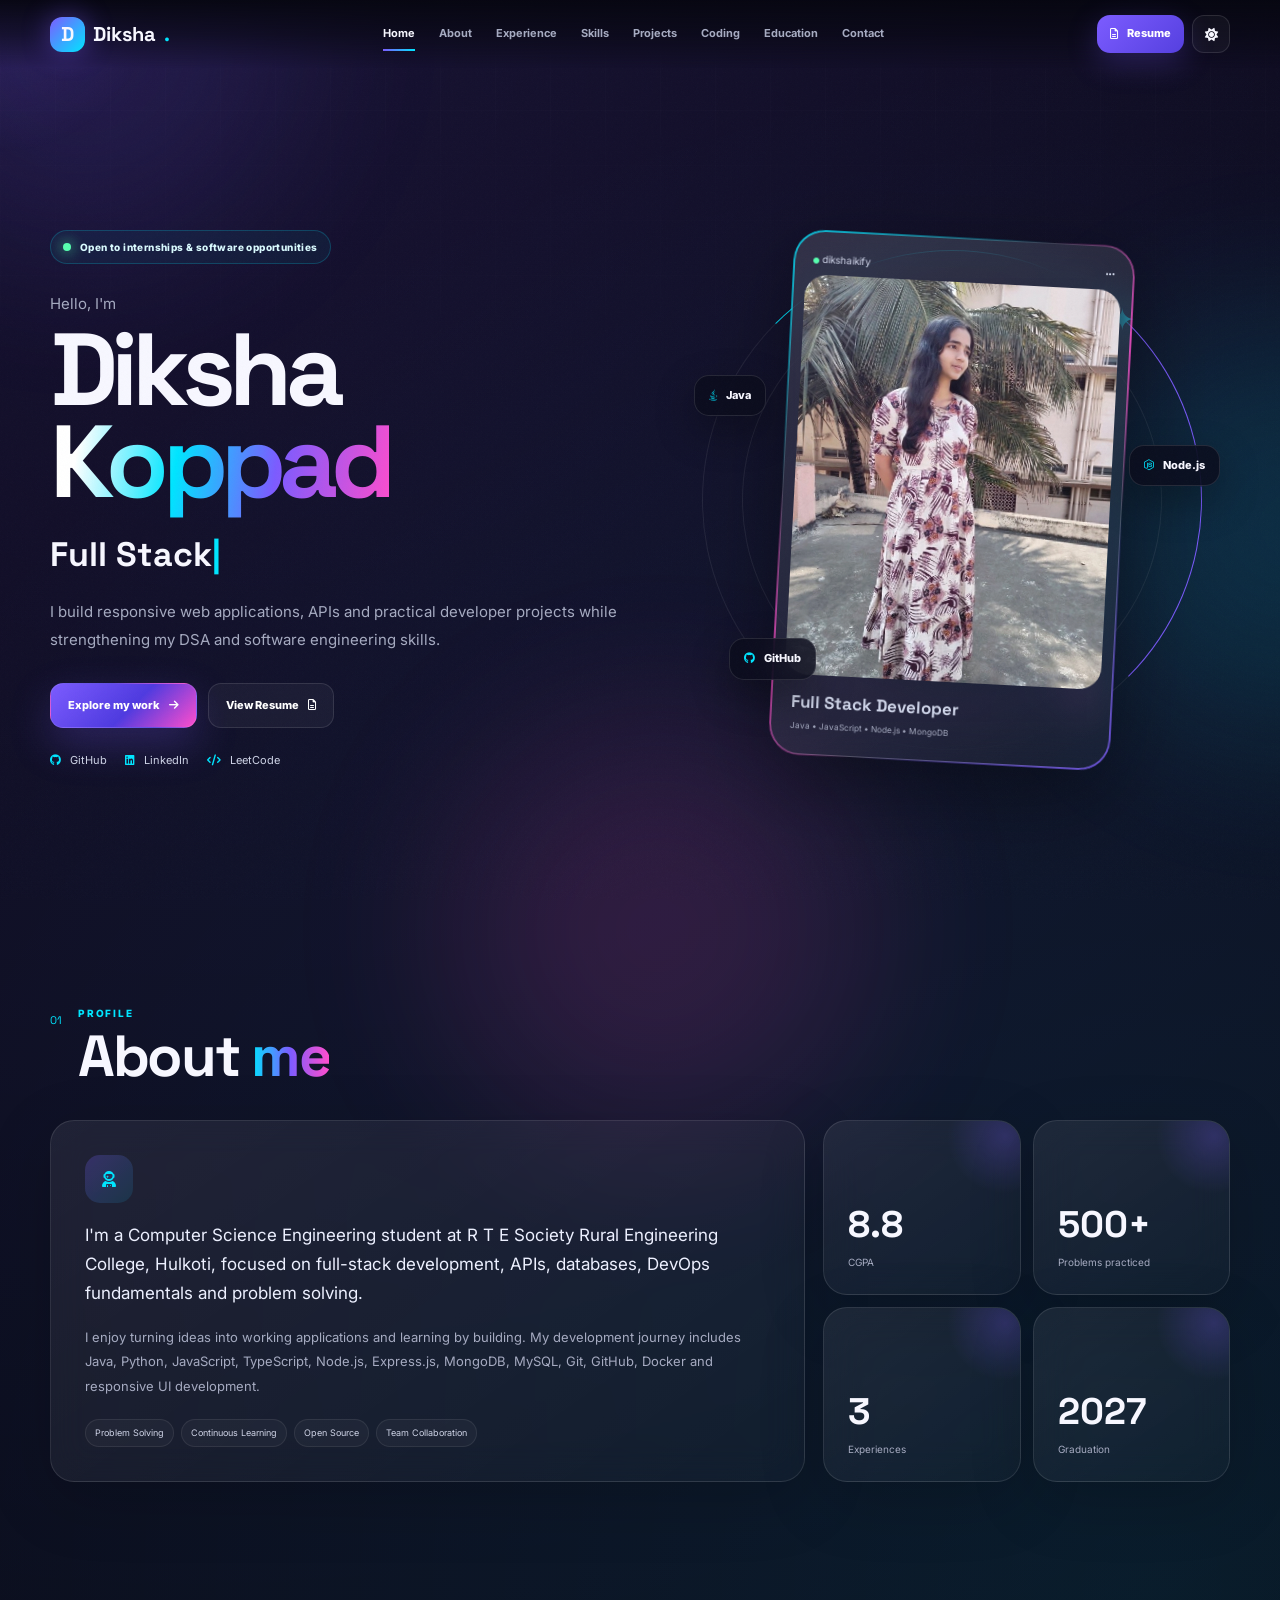
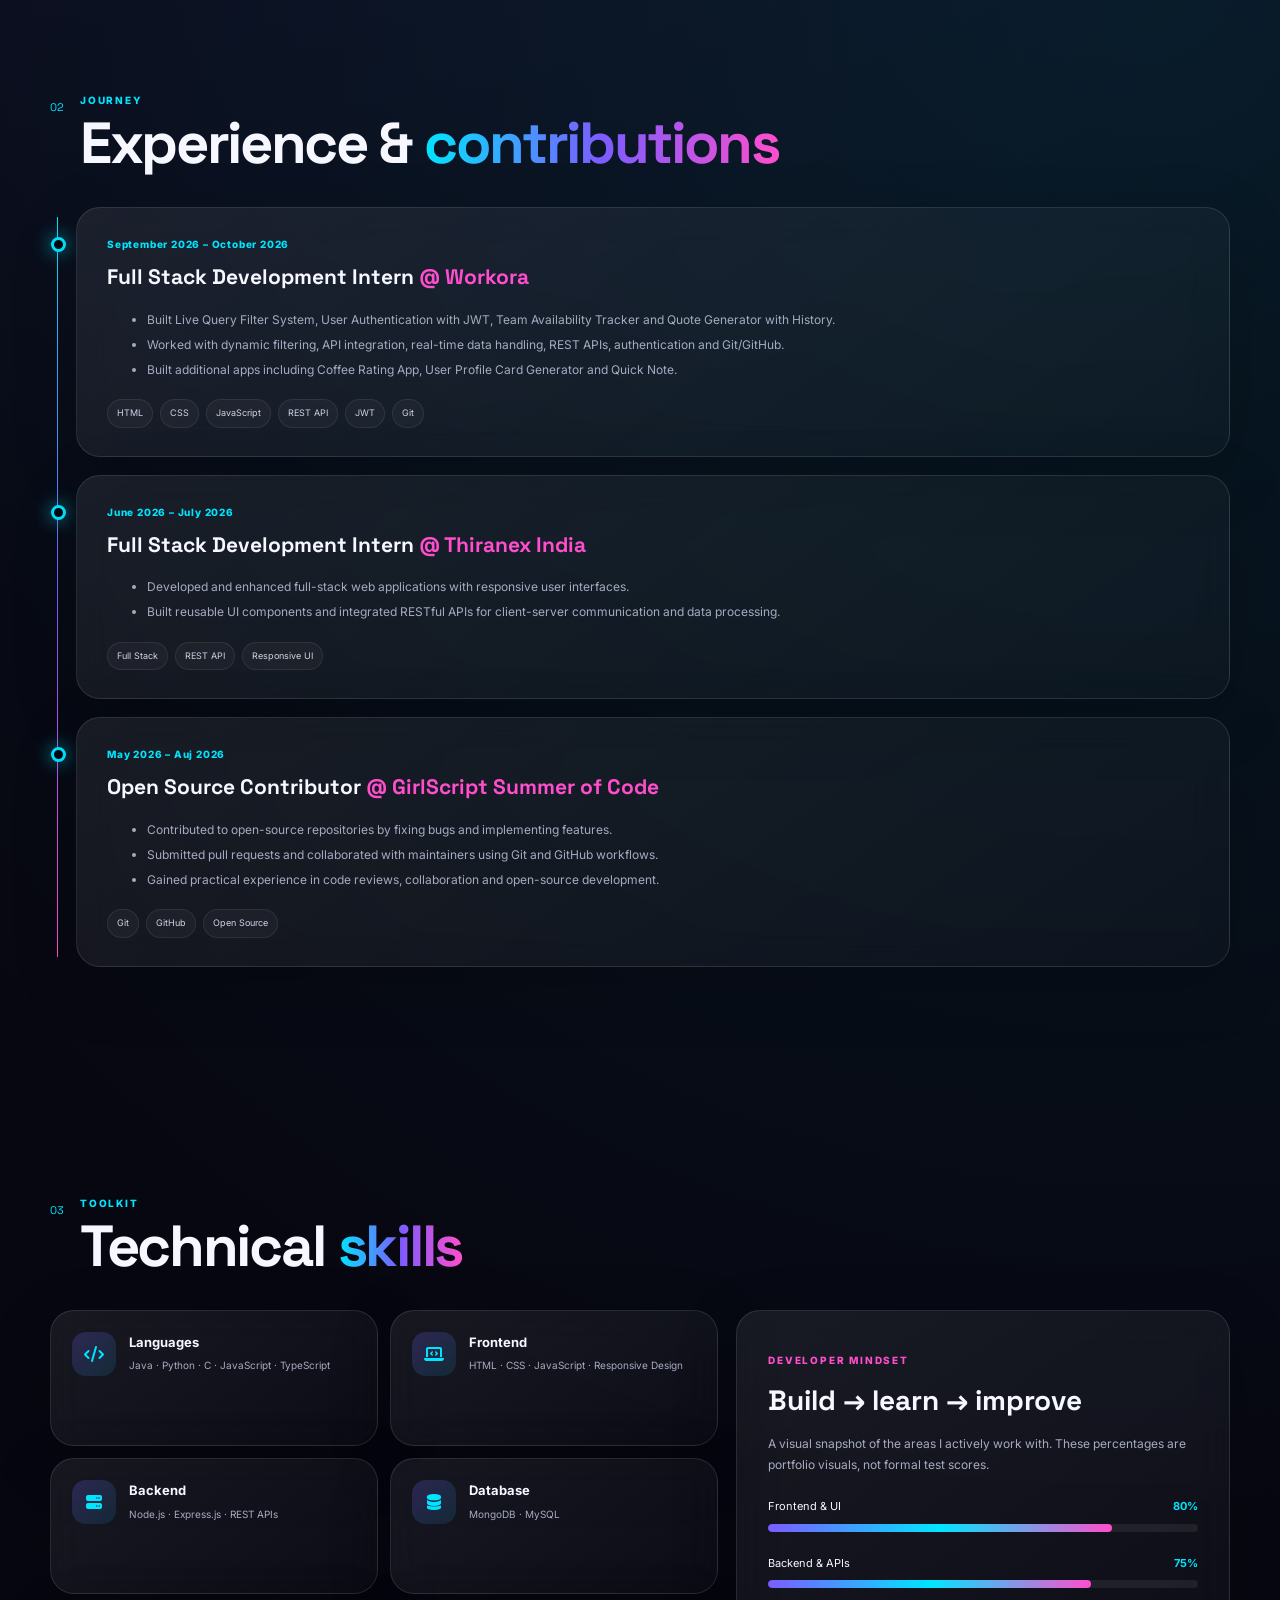
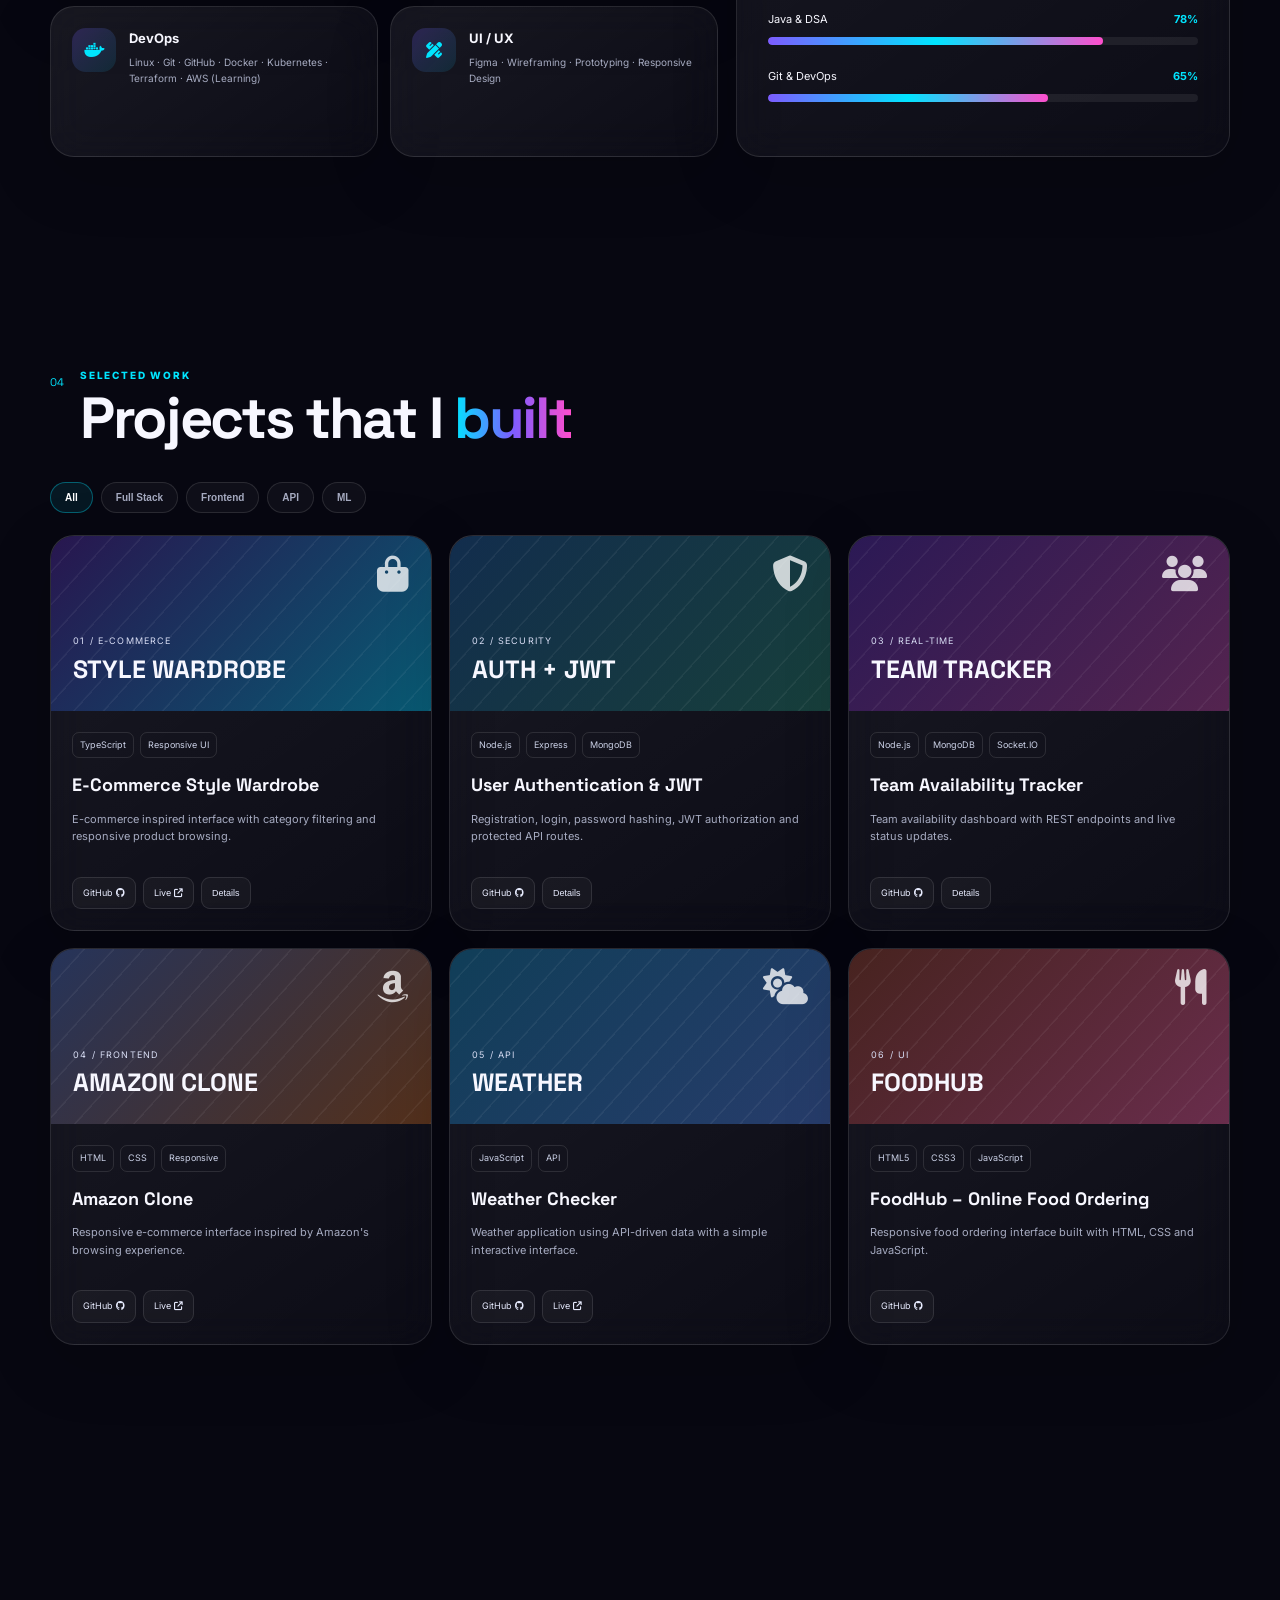
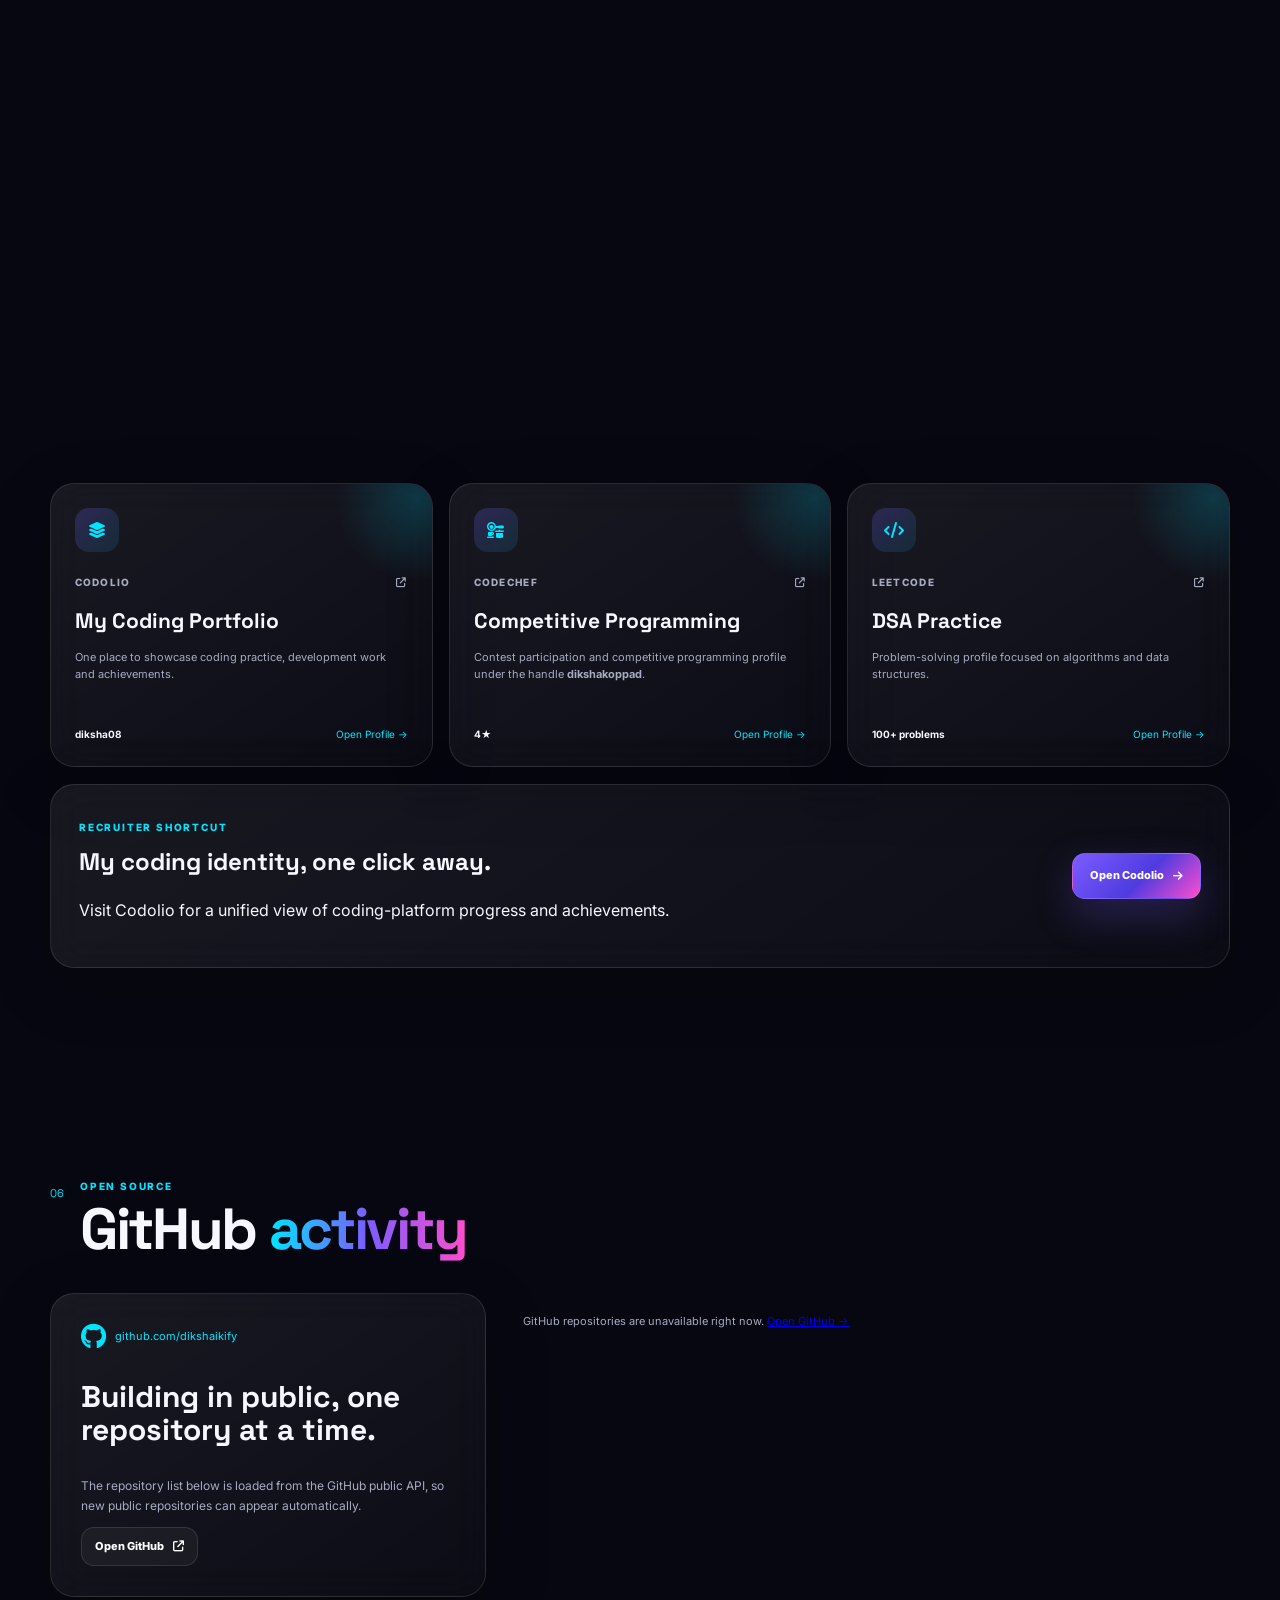
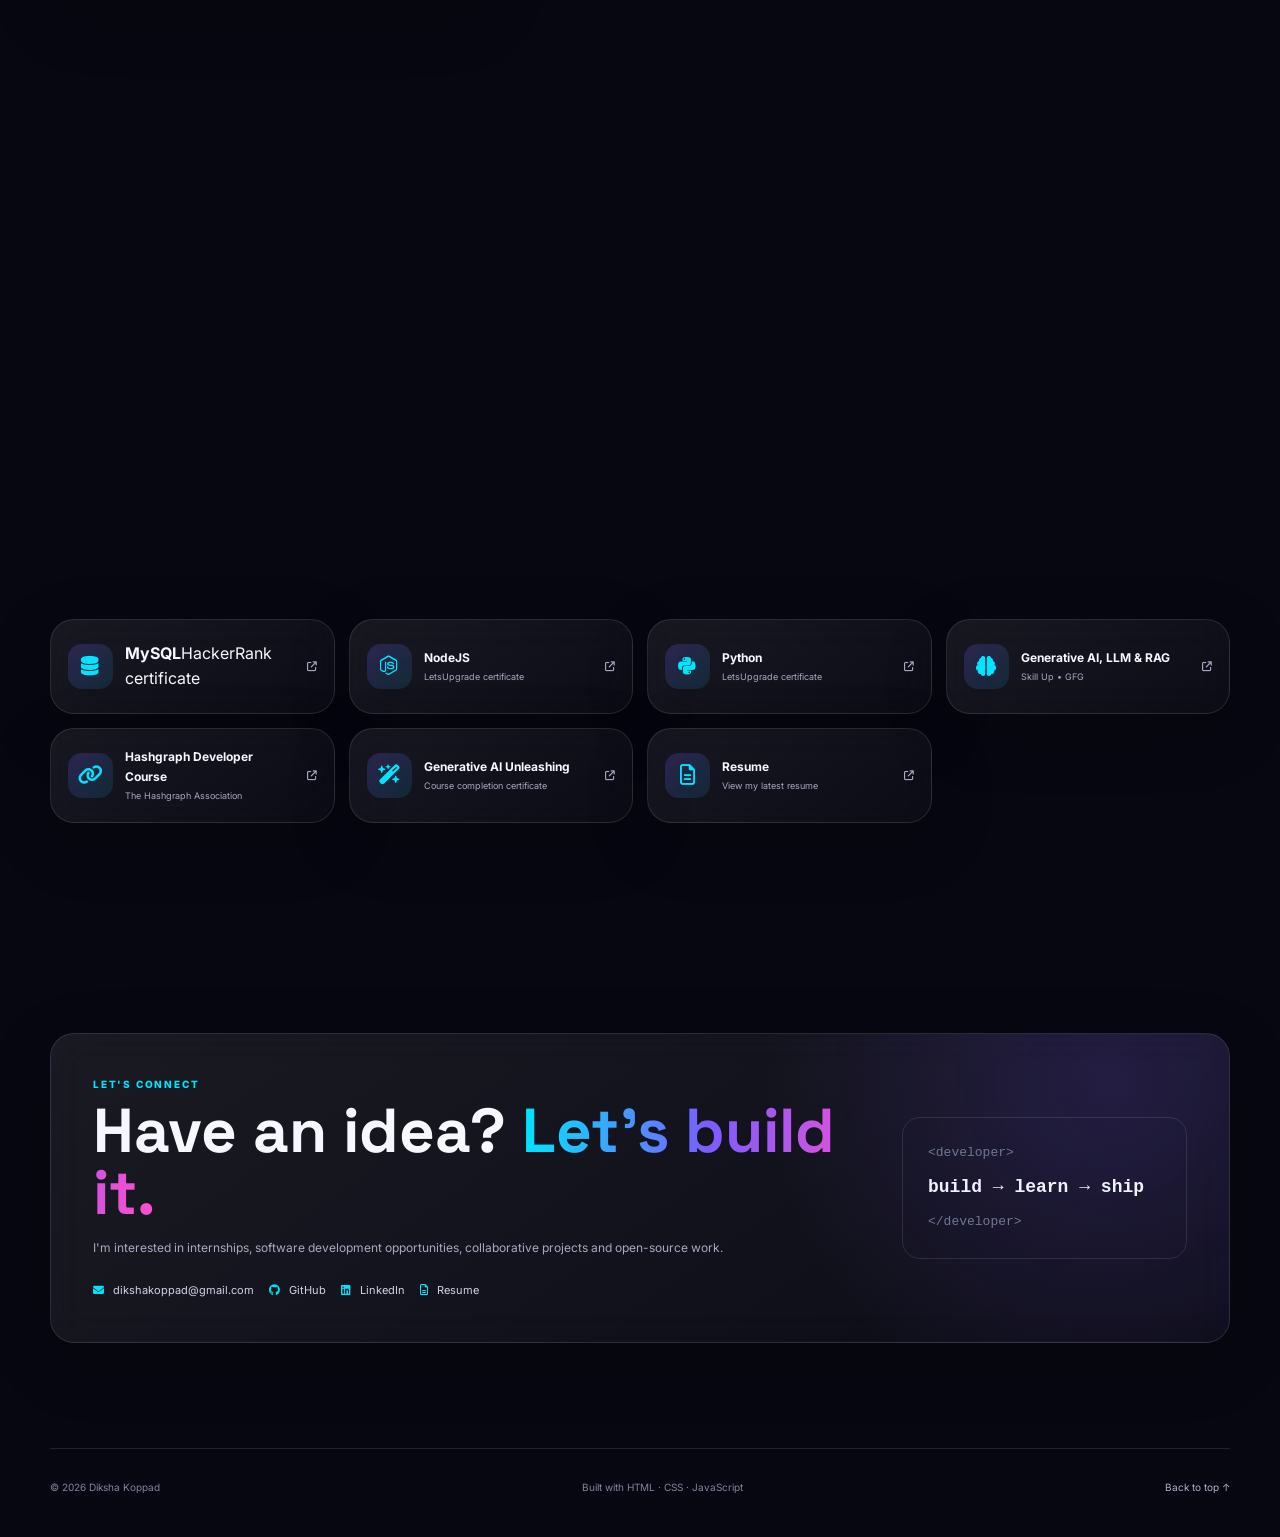
<file: index.html>
<!doctype html>
<html lang="en">
<head>
<meta charset="utf-8"><meta name="viewport" content="width=device-width,initial-scale=1">
<meta name="theme-color" content="#070711"><meta name="description" content="Diksha Koppad — Full Stack Developer, CSE student, open-source contributor and DSA problem solver.">
<title>Diksha Koppad | Full Stack Developer</title>
<link rel="preconnect" href="https://fonts.googleapis.com"><link rel="preconnect" href="https://fonts.gstatic.com" crossorigin>
<link href="https://fonts.googleapis.com/css2?family=Inter:wght@400;500;600;700;800&family=Space+Grotesk:wght@500;600;700&display=swap" rel="stylesheet">
<link rel="stylesheet" href="https://cdnjs.cloudflare.com/ajax/libs/font-awesome/6.5.0/css/all.min.css">
<link rel="stylesheet" href="style.css">
</head>
<body>
<div class="aurora aurora-1"></div><div class="aurora aurora-2"></div><div class="aurora aurora-3"></div><div class="grid-bg"></div><div class="noise"></div>
<div class="progress" id="progress"></div><div class="cursor-glow" id="cursorGlow"></div>
<header class="nav-wrap"><nav class="nav container">
<a class="brand" href="#home"><span class="brand-mark">D</span><span>Diksha</span><b>.</b></a>
<div class="nav-links" id="navLinks"><a class="active" href="#home">Home</a><a href="#about">About</a><a href="#experience">Experience</a><a href="#skills">Skills</a><a href="#projects">Projects</a><a href="#coding-dashboard">Coding</a><a href="#education">Education</a><a href="#contact">Contact</a></div>
<div class="nav-actions"><a class="nav-resume" href="assets/resume.pdf" target="_blank"><i class="fa-regular fa-file-lines"></i> Resume</a><button class="icon-btn" id="themeBtn" aria-label="Toggle theme"><i class="fa-solid fa-sun"></i></button><button class="menu-btn" id="menuBtn" aria-label="Open menu"><i class="fa-solid fa-bars"></i></button></div>
</nav></header>
<main>
<section class="hero container" id="home">
<div class="hero-copy reveal"><div class="eyebrow"><span class="status-dot"></span> Open to internships & software opportunities</div><p class="hello">Hello, I'm</p><h1>Diksha <span>Koppad</span></h1><div class="role-line"><span id="typedRole">Full Stack Developer</span><span class="caret">|</span></div><p class="hero-text">I build responsive web applications, APIs and practical developer projects while strengthening my DSA and software engineering skills.</p>
<div class="hero-buttons"><a class="btn primary" href="#projects">Explore my work <i class="fa-solid fa-arrow-right"></i></a><a class="btn glass-btn" href="assets/resume.pdf" target="_blank">View Resume <i class="fa-regular fa-file-lines"></i></a></div>
<div class="quick-links"><a href="https://github.com/dikshaikify" target="_blank"><i class="fa-brands fa-github"></i> GitHub</a><a href="https://www.linkedin.com/in/diksha-koppad-0b88422b7/" target="_blank"><i class="fa-brands fa-linkedin"></i> LinkedIn</a><a href="https://leetcode.com/u/diksha_koppad2005/" target="_blank"><i class="fa-solid fa-code"></i> LeetCode</a></div>
</div>
<div class="hero-visual reveal delay-1"><div class="hero-ring ring-a"></div><div class="hero-ring ring-b"></div><div class="spark spark-a">✦</div><div class="spark spark-b">✦</div>
<div class="profile-card tilt"><div class="profile-top"><span><i class="fa-solid fa-circle"></i> dikshaikify</span><i class="fa-solid fa-ellipsis"></i></div><img src="assets/profile.jpg" alt="Diksha Koppad profile photo"><div class="profile-bottom"><strong>Full Stack Developer</strong><small>Java • JavaScript • Node.js • MongoDB</small></div></div>
<div class="floating-chip chip-1"><i class="fa-brands fa-java"></i> Java</div><div class="floating-chip chip-2"><i class="fa-brands fa-node-js"></i> Node.js</div><div class="floating-chip chip-3"><i class="fa-brands fa-github"></i> GitHub</div>
</div></section>

<section class="section container" id="about"><div class="section-head reveal"><span>01</span><div><p class="eyebrow-text">Profile</p><h2>About <em>me</em></h2></div></div>
<div class="about-grid"><article class="glass about-main reveal"><div class="section-icon"><i class="fa-solid fa-user-astronaut"></i></div><p class="lead">I'm a Computer Science Engineering student at R T E Society Rural Engineering College, Hulkoti, focused on full-stack development, APIs, databases, DevOps fundamentals and problem solving.</p><p>I enjoy turning ideas into working applications and learning by building. My development journey includes Java, Python, JavaScript, TypeScript, Node.js, Express.js, MongoDB, MySQL, Git, GitHub, Docker and responsive UI development.</p><div class="about-tags"><span>Problem Solving</span><span>Continuous Learning</span><span>Open Source</span><span>Team Collaboration</span></div></article>
<div class="mini-grid reveal delay-1"><div class="glass stat"><strong>8.8</strong><span>CGPA</span></div><div class="glass stat"><strong>500+</strong><span>Problems practiced</span></div><div class="glass stat"><strong>3</strong><span>Experiences</span></div><div class="glass stat"><strong>2027</strong><span>Graduation</span></div></div></div></section>

<section class="section container" id="experience"><div class="section-head reveal"><span>02</span><div><p class="eyebrow-text">Journey</p><h2>Experience & <em>contributions</em></h2></div></div><div class="timeline">
<article class="timeline-item reveal"><div class="timeline-dot"></div><div class="glass timeline-card"><div class="time">September 2026 – October 2026</div><h3>Full Stack Development Intern <span>@ Workora</span></h3><ul><li>Built Live Query Filter System, User Authentication with JWT, Team Availability Tracker and Quote Generator with History.</li><li>Worked with dynamic filtering, API integration, real-time data handling, REST APIs, authentication and Git/GitHub.</li><li>Built additional apps including Coffee Rating App, User Profile Card Generator and Quick Note.</li></ul><div class="stack"><span>HTML</span><span>CSS</span><span>JavaScript</span><span>REST API</span><span>JWT</span><span>Git</span></div></div></article>
<article class="timeline-item reveal"><div class="timeline-dot"></div><div class="glass timeline-card"><div class="time">June 2026 – July 2026</div><h3>Full Stack Development Intern <span>@ Thiranex India</span></h3><ul><li>Developed and enhanced full-stack web applications with responsive user interfaces.</li><li>Built reusable UI components and integrated RESTful APIs for client-server communication and data processing.</li></ul><div class="stack"><span>Full Stack</span><span>REST API</span><span>Responsive UI</span></div></div></article>
<article class="timeline-item reveal"><div class="timeline-dot"></div><div class="glass timeline-card"><div class="time">May 2026 – Auj 2026</div><h3>Open Source Contributor <span>@ GirlScript Summer of Code</span></h3><ul><li>Contributed to open-source repositories by fixing bugs and implementing features.</li><li>Submitted pull requests and collaborated with maintainers using Git and GitHub workflows.</li><li>Gained practical experience in code reviews, collaboration and open-source development.</li></ul><div class="stack"><span>Git</span><span>GitHub</span><span>Open Source</span></div></div></article>
</div></section>

<section class="section container" id="skills"><div class="section-head reveal"><span>03</span><div><p class="eyebrow-text">Toolkit</p><h2>Technical <em>skills</em></h2></div></div><div class="skills-layout"><div class="skill-cloud reveal">
<div class="glass skill-group"><div class="skill-icon"><i class="fa-solid fa-code"></i></div><div><h3>Languages</h3><p>Java · Python · C · JavaScript · TypeScript</p></div></div>
<div class="glass skill-group"><div class="skill-icon"><i class="fa-solid fa-laptop-code"></i></div><div><h3>Frontend</h3><p>HTML · CSS · JavaScript · Responsive Design</p></div></div>
<div class="glass skill-group"><div class="skill-icon"><i class="fa-solid fa-server"></i></div><div><h3>Backend</h3><p>Node.js · Express.js · REST APIs</p></div></div>
<div class="glass skill-group"><div class="skill-icon"><i class="fa-solid fa-database"></i></div><div><h3>Database</h3><p>MongoDB · MySQL</p></div></div>
<div class="glass skill-group"><div class="skill-icon"><i class="fa-brands fa-docker"></i></div><div><h3>DevOps</h3><p>Linux · Git · GitHub · Docker · Kubernetes · Terraform · AWS (Learning)</p></div></div>
<div class="glass skill-group"><div class="skill-icon"><i class="fa-solid fa-pen-ruler"></i></div><div><h3>UI / UX</h3><p>Figma · Wireframing · Prototyping · Responsive Design</p></div></div></div>
<div class="glass skill-panel reveal delay-1"><p class="panel-kicker">Developer mindset</p><h3>Build → learn → improve</h3><p class="muted">A visual snapshot of the areas I actively work with. These percentages are portfolio visuals, not formal test scores.</p><div class="meter"><label>Frontend & UI <b>80%</b></label><div><i style="width:80%"></i></div></div><div class="meter"><label>Backend & APIs <b>75%</b></label><div><i style="width:75%"></i></div></div><div class="meter"><label>Java & DSA <b>78%</b></label><div><i style="width:78%"></i></div></div><div class="meter"><label>Git & DevOps <b>65%</b></label><div><i style="width:65%"></i></div></div></div></div></section>

<section class="section container" id="projects"><div class="section-head reveal"><span>04</span><div><p class="eyebrow-text">Selected work</p><h2>Projects that I <em>built</em></h2></div></div><div class="filters reveal" id="filters"><button class="active" data-filter="all">All</button><button data-filter="fullstack">Full Stack</button><button data-filter="frontend">Frontend</button><button data-filter="api">API</button><button data-filter="ml">ML</button></div><div class="project-grid">
<article class="project-card glass reveal" data-category="fullstack" data-project="style"><div class="project-cover cover-wardrobe"><span>01 / E-COMMERCE</span><strong>STYLE WARDROBE</strong><i class="fa-solid fa-bag-shopping"></i></div><div class="project-body"><div class="project-meta"><span>TypeScript</span><span>Responsive UI</span></div><h3>E-Commerce Style Wardrobe</h3><p>E-commerce inspired interface with category filtering and responsive product browsing.</p><div class="project-actions"><a href="https://github.com/dikshaikify" target="_blank">GitHub <i class="fa-brands fa-github"></i></a><a href="https://style-wardrobe--dikshakoppad.replit.app/" target="_blank">Live <i class="fa-solid fa-arrow-up-right-from-square"></i></a><button class="details" data-detail="style">Details</button></div></div></article>
<article class="project-card glass reveal" data-category="fullstack api" data-project="auth"><div class="project-cover cover-auth"><span>02 / SECURITY</span><strong>AUTH + JWT</strong><i class="fa-solid fa-shield-halved"></i></div><div class="project-body"><div class="project-meta"><span>Node.js</span><span>Express</span><span>MongoDB</span></div><h3>User Authentication & JWT</h3><p>Registration, login, password hashing, JWT authorization and protected API routes.</p><div class="project-actions"><a href="https://github.com/dikshaikify" target="_blank">GitHub <i class="fa-brands fa-github"></i></a><button class="details" data-detail="auth">Details</button></div></div></article>
<article class="project-card glass reveal" data-category="fullstack api" data-project="team"><div class="project-cover cover-team"><span>03 / REAL-TIME</span><strong>TEAM TRACKER</strong><i class="fa-solid fa-users"></i></div><div class="project-body"><div class="project-meta"><span>Node.js</span><span>MongoDB</span><span>Socket.IO</span></div><h3>Team Availability Tracker</h3><p>Team availability dashboard with REST endpoints and live status updates.</p><div class="project-actions"><a href="https://github.com/dikshaikify" target="_blank">GitHub <i class="fa-brands fa-github"></i></a><button class="details" data-detail="team">Details</button></div></div></article>
<article class="project-card glass reveal" data-category="frontend" data-project="amazon"><div class="project-cover cover-amazon"><span>04 / FRONTEND</span><strong>AMAZON CLONE</strong><i class="fa-brands fa-amazon"></i></div><div class="project-body"><div class="project-meta"><span>HTML</span><span>CSS</span><span>Responsive</span></div><h3>Amazon Clone</h3><p>Responsive e-commerce interface inspired by Amazon's browsing experience.</p><div class="project-actions"><a href="https://github.com/dikshaikify/amazon-clone" target="_blank">GitHub <i class="fa-brands fa-github"></i></a><a href="https://dikshaikify.github.io/amazon-clone/" target="_blank">Live <i class="fa-solid fa-arrow-up-right-from-square"></i></a></div></div></article>
<article class="project-card glass reveal" data-category="frontend api" data-project="weather"><div class="project-cover cover-weather"><span>05 / API</span><strong>WEATHER</strong><i class="fa-solid fa-cloud-sun"></i></div><div class="project-body"><div class="project-meta"><span>JavaScript</span><span>API</span></div><h3>Weather Checker</h3><p>Weather application using API-driven data with a simple interactive interface.</p><div class="project-actions"><a href="https://github.com/dikshaikify" target="_blank">GitHub <i class="fa-brands fa-github"></i></a><a href="https://weather-nine-phi-21.vercel.app/" target="_blank">Live <i class="fa-solid fa-arrow-up-right-from-square"></i></a></div></div></article>
<article class="project-card glass reveal" data-category="frontend" data-project="food"><div class="project-cover cover-food"><span>06 / UI</span><strong>FOODHUB</strong><i class="fa-solid fa-utensils"></i></div><div class="project-body"><div class="project-meta"><span>HTML5</span><span>CSS3</span><span>JavaScript</span></div><h3>FoodHub – Online Food Ordering</h3><p>Responsive food ordering interface built with HTML, CSS and JavaScript.</p><div class="project-actions"><a href="https://github.com/dikshaikify/food_hub" target="_blank">GitHub <i class="fa-brands fa-github"></i></a></div></div></article>
<article class="project-card glass reveal" data-category="api frontend" data-project="github"><div class="project-cover cover-github"><span>07 / REST API</span><strong>PROFILE FINDER</strong><i class="fa-brands fa-github"></i></div><div class="project-body"><div class="project-meta"><span>JavaScript</span><span>GitHub API</span></div><h3>GitHub Profile Finder</h3><p>Search and display GitHub profile information using the GitHub REST API.</p><div class="project-actions"><a href="https://github.com/dikshaikify" target="_blank">GitHub <i class="fa-brands fa-github"></i></a></div></div></article>
<article class="project-card glass reveal" data-category="ml" data-project="hate"><div class="project-cover cover-ml"><span>08 / MACHINE LEARNING</span><strong>NLP / ML</strong><i class="fa-solid fa-brain"></i></div><div class="project-body"><div class="project-meta"><span>Python</span><span>scikit-learn</span><span>NLP</span></div><h3>Hate Speech Detection</h3><p>Text preprocessing, tokenization, feature extraction and machine-learning classification.</p><div class="project-actions"><a href="https://github.com/dikshaikify" target="_blank">GitHub <i class="fa-brands fa-github"></i></a><button class="details" data-detail="hate">Details</button></div></div></article>
</div></section>

<section class="section container" id="coding-dashboard"><div class="section-head reveal"><span>05</span><div><p class="eyebrow-text">Coding journey</p><h2>Coding <em>Dashboard</em></h2></div></div><div class="coding-dashboard-grid">
<a class="coding-card codolio-card glass reveal" href="https://codolio.com/profile/diksha08" target="_blank"><div class="coding-card-icon"><i class="fa-solid fa-layer-group"></i></div><div class="coding-card-top"><span>CODOLIO</span><i class="fa-solid fa-arrow-up-right-from-square"></i></div><h3>My Coding Portfolio</h3><p>One place to showcase coding practice, development work and achievements.</p><div class="coding-card-footer"><strong>diksha08</strong><span>Open Profile →</span></div></a>
<a class="coding-card codechef-card glass reveal delay-1" href="https://www.codechef.com/users/dikshakoppad" target="_blank"><div class="coding-card-icon"><i class="fa-solid fa-kitchen-set"></i></div><div class="coding-card-top"><span>CODECHEF</span><i class="fa-solid fa-arrow-up-right-from-square"></i></div><h3>Competitive Programming</h3><p>Contest participation and competitive programming profile under the handle <strong>dikshakoppad</strong>.</p><div class="coding-card-footer"><strong>4★</strong><span>Open Profile →</span></div></a>
<a class="coding-card leetcode-card glass reveal delay-2" href="https://leetcode.com/u/diksha_koppad2005/" target="_blank"><div class="coding-card-icon"><i class="fa-solid fa-code"></i></div><div class="coding-card-top"><span>LEETCODE</span><i class="fa-solid fa-arrow-up-right-from-square"></i></div><h3>DSA Practice</h3><p>Problem-solving profile focused on algorithms and data structures.</p><div class="coding-card-footer"><strong>100+ problems</strong><span>Open Profile →</span></div></a></div>
<div class="dashboard-cta glass reveal"><div><span class="eyebrow-text">Recruiter shortcut</span><h3>My coding identity, one click away.</h3><p>Visit Codolio for a unified view of coding-platform progress and achievements.</p></div><a class="btn primary" href="https://codolio.com/profile/diksha08" target="_blank">Open Codolio <i class="fa-solid fa-arrow-right"></i></a></div></section>

<section class="section container" id="github"><div class="section-head reveal"><span>06</span><div><p class="eyebrow-text">Open source</p><h2>GitHub <em>activity</em></h2></div></div><div class="github-layout"><div class="glass github-profile reveal"><div class="gh-top"><i class="fa-brands fa-github"></i><span>github.com/dikshaikify</span></div><h3>Building in public, one repository at a time.</h3><p>The repository list below is loaded from the GitHub public API, so new public repositories can appear automatically.</p><a class="btn glass-btn small" href="https://github.com/dikshaikify" target="_blank">Open GitHub <i class="fa-solid fa-arrow-up-right-from-square"></i></a></div><div class="repo-grid" id="repoGrid"><div class="repo-loading"><span></span><span></span><span></span> Loading repositories…</div></div></div></section>

<section class="section container" id="education"><div class="section-head reveal"><span>07</span><div><p class="eyebrow-text">Academic journey</p><h2>Education & <em>certifications</em></h2></div></div><div class="edu-grid"><div class="glass edu-card reveal"><div class="edu-year">2023 – 2027</div><h3>R T E Society Rural Engineering College, Hulkoti</h3><p>B.E. (CSE)</p><strong>CGPA: 8.8</strong></div><div class="glass edu-card reveal delay-1"><div class="edu-year">2021 – 2023</div><h3>Devika PU College, Ranibennur</h3><p>Pre-University (PCM)</p><strong>88%</strong></div><div class="glass edu-card reveal delay-2"><div class="edu-year">2020 – 2021</div><h3>BES School, Byadgi</h3><p>SSLC</p><strong>88.96%</strong></div></div>
<div class="cert-toolbar reveal"><div class="cert-count"><i class="fa-solid fa-certificate"></i> <span id="certCount">7</span> certificates</div><div class="cert-filters"><button class="cert-filter active" data-cert-filter="all">All</button><button class="cert-filter" data-cert-filter="web">Web</button><button class="cert-filter" data-cert-filter="ai">AI</button><button class="cert-filter" data-cert-filter="data">Data</button><button class="cert-filter" data-cert-filter="other">Other</button></div></div>
<div class="cert-grid" id="certGrid">
<a class="cert-card glass reveal" data-cert="data" href="./assets/certificates/sql_basic certificate (1).pdf" target="_blank">
  <div class="cert-icon"><i class="fa-solid fa-database"></i></div><div><strong>MySQL</strong><span>HackerRank certificate</span></div><i class="fa-solid fa-arrow-up-right-from-square"></i>
</a>
<a class="cert-card glass reveal" data-cert="web" href="assets/certificates/LUENJSAPR12530.pdf" target="_blank"><div class="cert-icon"><i class="fa-brands fa-node-js"></i></div><div class="cert-info"><strong>NodeJS</strong><span>LetsUpgrade certificate</span></div><i class="fa-solid fa-arrow-up-right-from-square"></i></a>
<a class="cert-card glass reveal" data-cert="web" href="assets/certificates/LUEPYTMAR1253586.pdf" target="_blank"><div class="cert-icon"><i class="fa-brands fa-python"></i></div><div class="cert-info"><strong>Python</strong><span>LetsUpgrade certificate</span></div><i class="fa-solid fa-arrow-up-right-from-square"></i></a>
<a class="cert-card glass reveal" data-cert="ai" href="assets/certificates/2adc840997895cac391be41754c9d10f.pdf" target="_blank"><div class="cert-icon"><i class="fa-solid fa-brain"></i></div><div class="cert-info"><strong>Generative AI, LLM & RAG</strong><span>Skill Up • GFG</span></div><i class="fa-solid fa-arrow-up-right-from-square"></i></a>
<a class="cert-card glass reveal" data-cert="other" href="assets/certificates/1a49fe5e-7227-4aee-bc40-fe510b01fa31.pdf" target="_blank"><div class="cert-icon"><i class="fa-solid fa-link"></i></div><div class="cert-info"><strong>Hashgraph Developer Course</strong><span>The Hashgraph Association</span></div><i class="fa-solid fa-arrow-up-right-from-square"></i></a>
<a class="cert-card glass reveal" data-cert="ai" href="assets/certificates/a0abd2e7-b312-41b3-8034-0bb328303137.pdf" target="_blank"><div class="cert-icon"><i class="fa-solid fa-wand-magic-sparkles"></i></div><div class="cert-info"><strong>Generative AI Unleashing</strong><span>Course completion certificate</span></div><i class="fa-solid fa-arrow-up-right-from-square"></i></a>
<a class="cert-card glass reveal resume-card" data-cert="other" href="assets/resume.pdf" target="_blank"><div class="cert-icon"><i class="fa-regular fa-file-lines"></i></div><div class="cert-info"><strong>Resume</strong><span>View my latest resume</span></div><i class="fa-solid fa-arrow-up-right-from-square"></i></a>
</div></section>

<section class="section container" id="contact"><div class="contact glass reveal"><div><p class="eyebrow-text">Let's connect</p><h2>Have an idea? <em>Let's build it.</em></h2><p class="muted">I'm interested in internships, software development opportunities, collaborative projects and open-source work.</p><div class="contact-links"><a href="mailto:dikshakoppad@gmail.com"><i class="fa-solid fa-envelope"></i> dikshakoppad@gmail.com</a><a href="https://github.com/dikshaikify" target="_blank"><i class="fa-brands fa-github"></i> GitHub</a><a href="https://www.linkedin.com/in/diksha-koppad-0b88422b7/" target="_blank"><i class="fa-brands fa-linkedin"></i> LinkedIn</a><a href="assets/resume.pdf" target="_blank"><i class="fa-regular fa-file-lines"></i> Resume</a></div></div><div class="contact-code"><span>&lt;developer&gt;</span><strong>build → learn → ship</strong><span>&lt;/developer&gt;</span></div></div></section>
</main>
<footer class="footer container"><span>© <span id="year"></span> Diksha Koppad</span><span>Built with HTML · CSS · JavaScript</span><a href="#home">Back to top ↑</a></footer>
<div class="modal" id="modal"><div class="modal-box glass"><button class="modal-close" id="modalClose"><i class="fa-solid fa-xmark"></i></button><p class="eyebrow-text">Project details</p><h2 id="modalTitle"></h2><p id="modalText"></p><div id="modalStack" class="stack"></div></div></div>
<div class="cert-modal" id="certModal"><div class="cert-modal-box glass"><button class="modal-close" id="certModalClose"><i class="fa-solid fa-xmark"></i></button><div class="cert-modal-head"><div><p class="eyebrow-text">Certificate preview</p><h2>MySQL — HackerRank</h2></div><a class="btn primary small" id="certOpen" href="#" target="_blank">Open PDF <i class="fa-solid fa-arrow-up-right-from-square"></i></a></div><div class="pdf-stage"><iframe id="certFrame" title="MySQL certificate preview"></iframe></div></div></div>
<script src="script.js"></script>
</body></html>
</file>
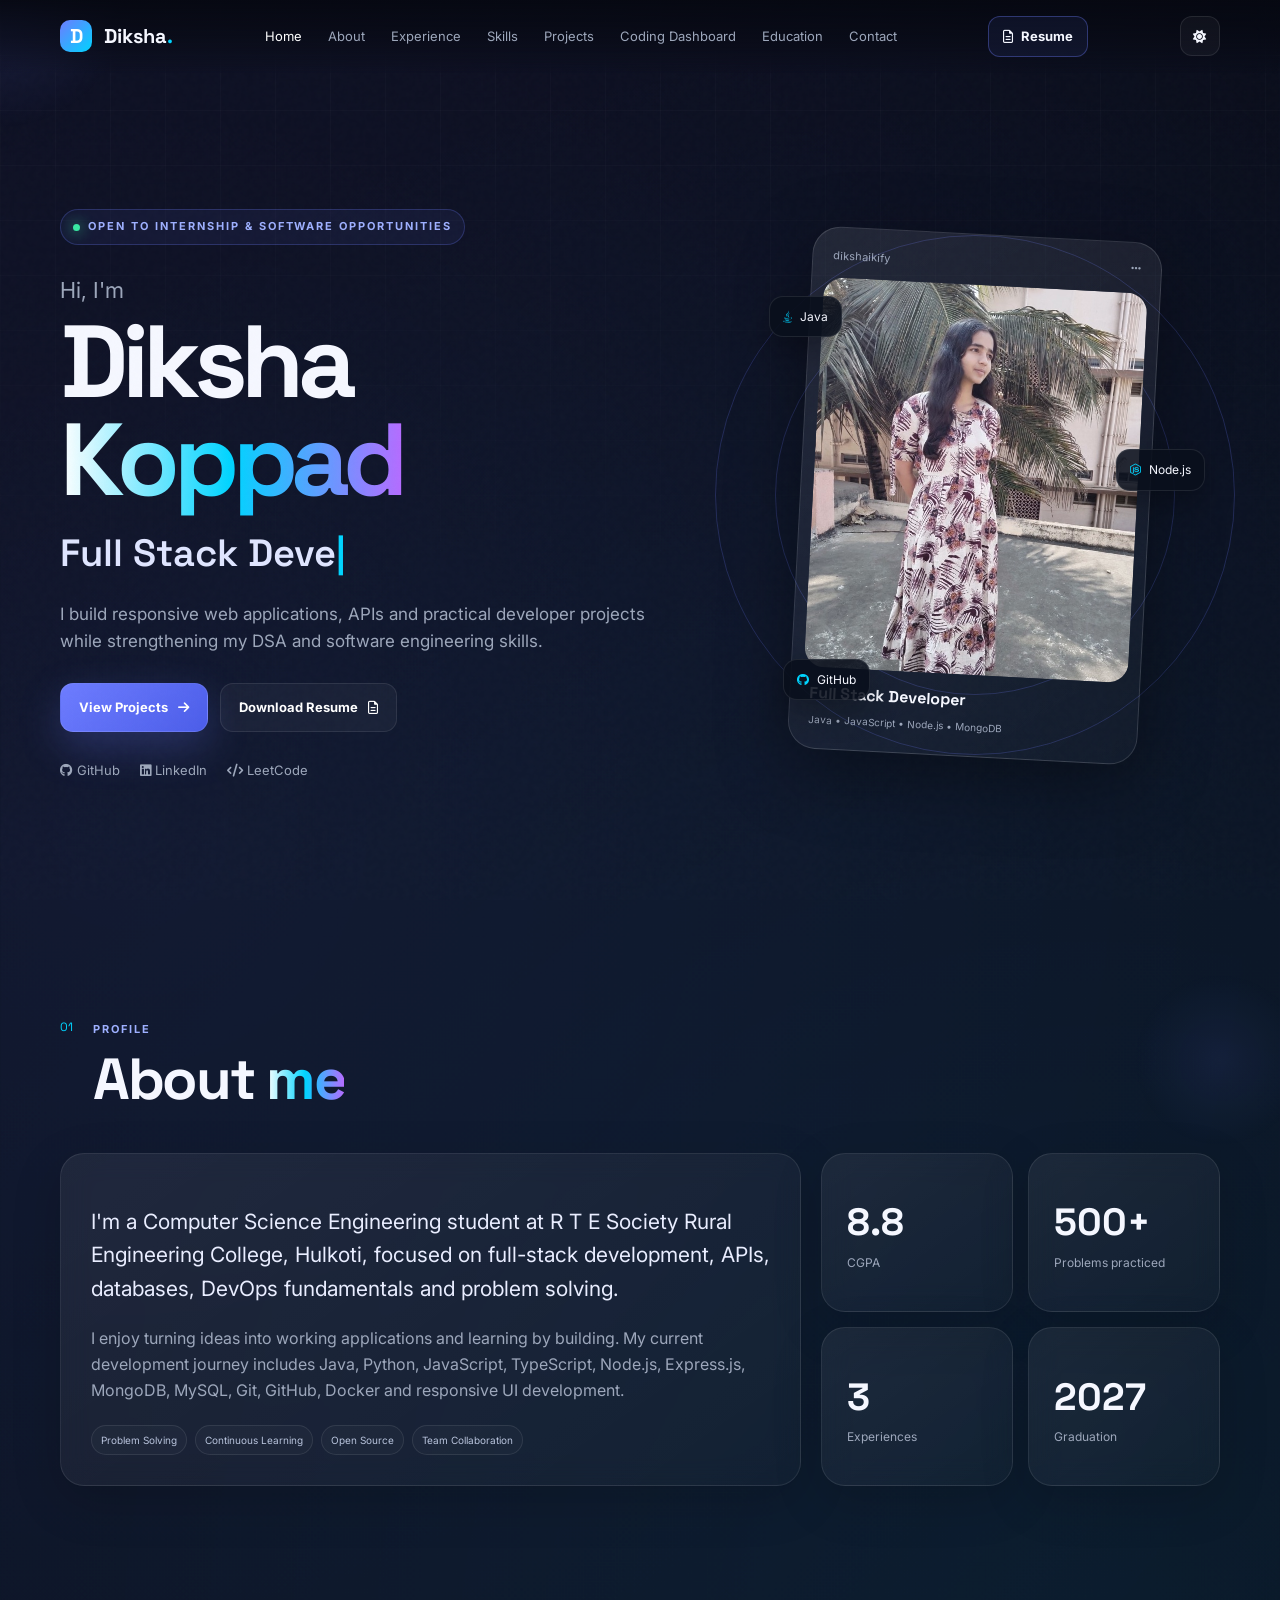
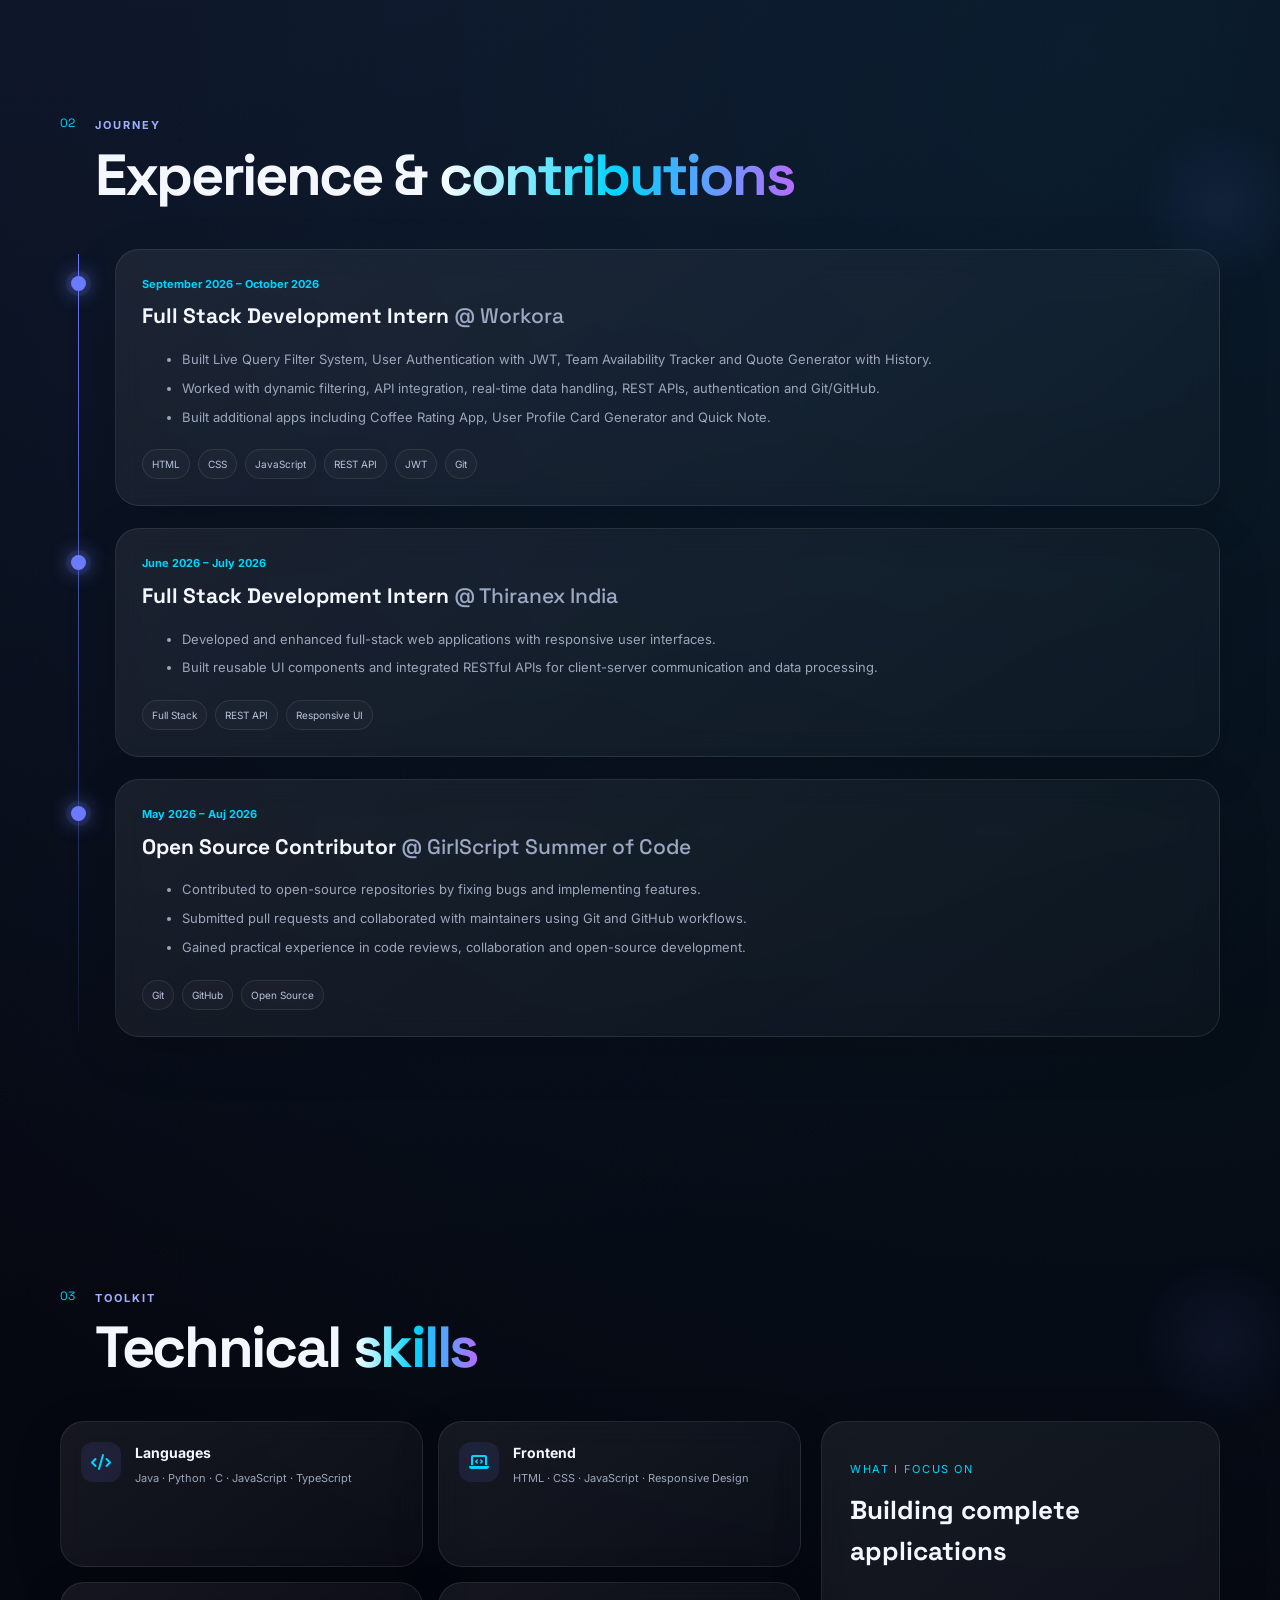
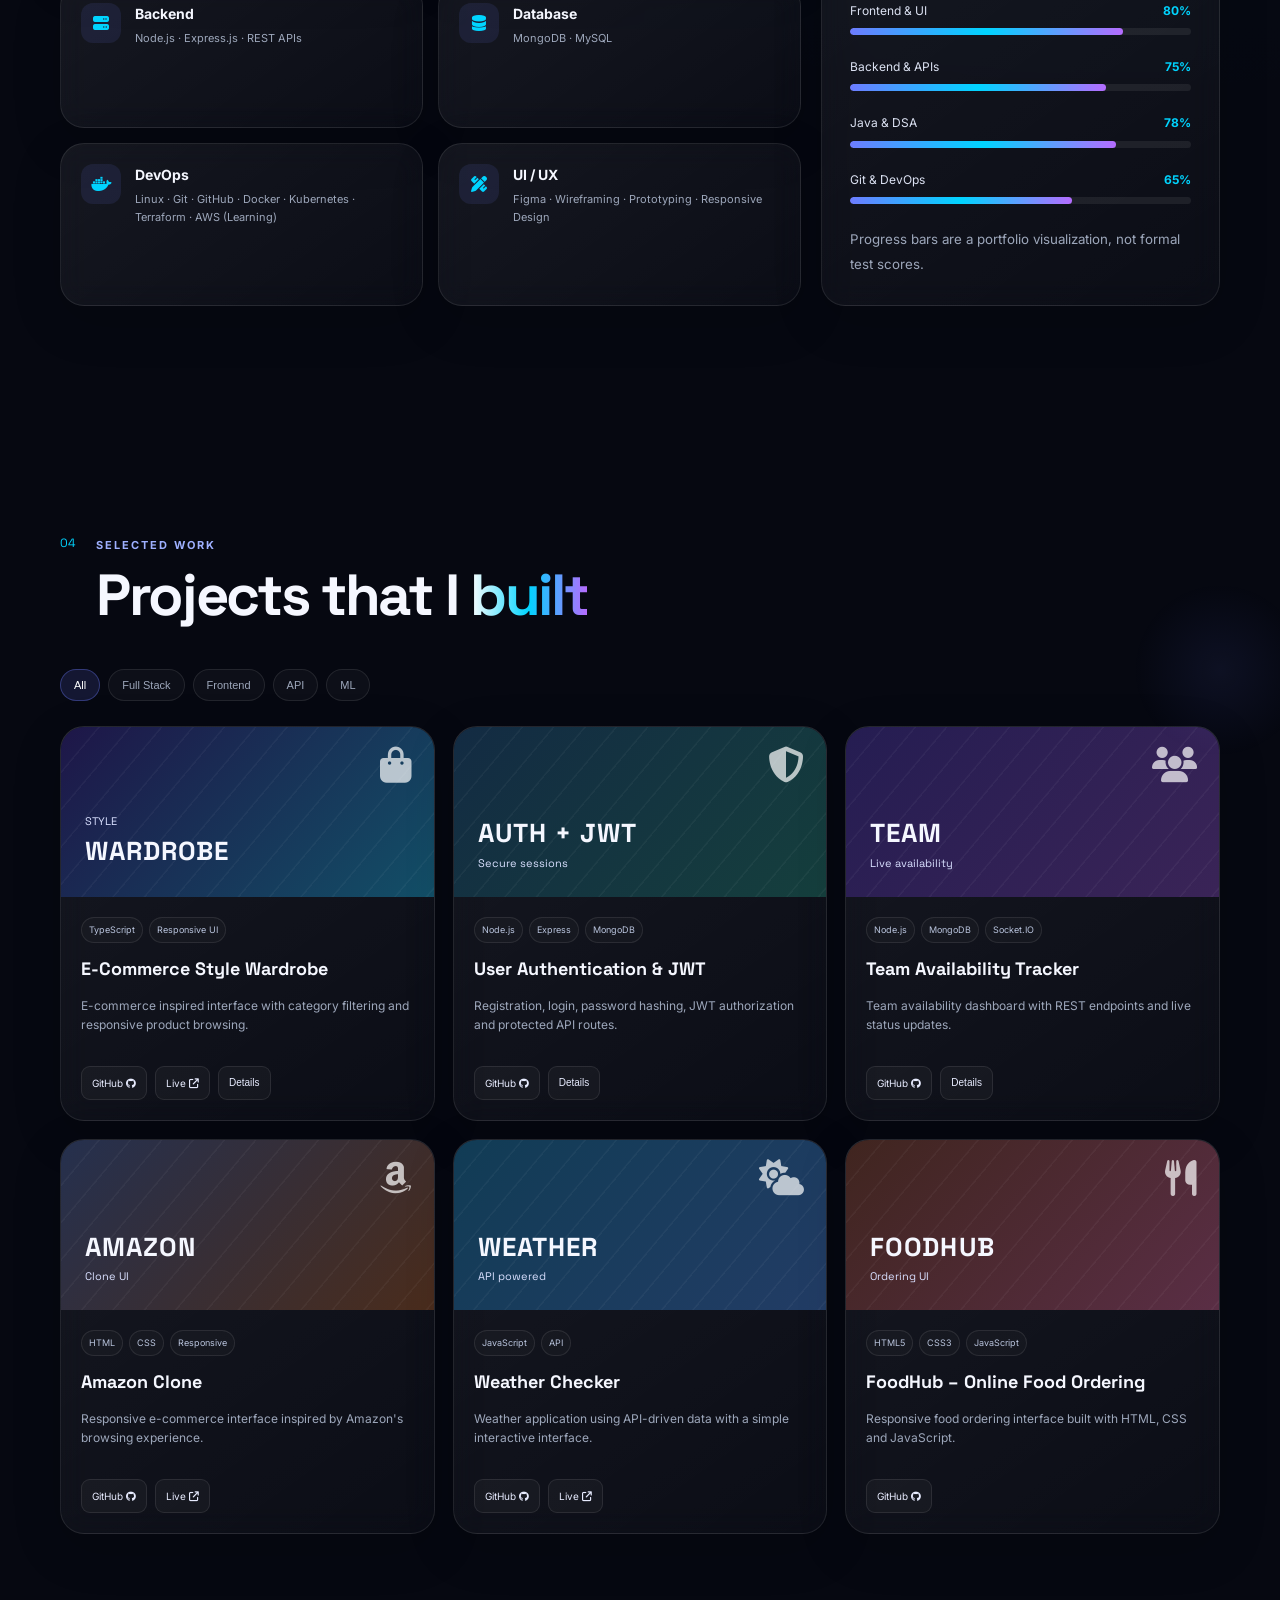
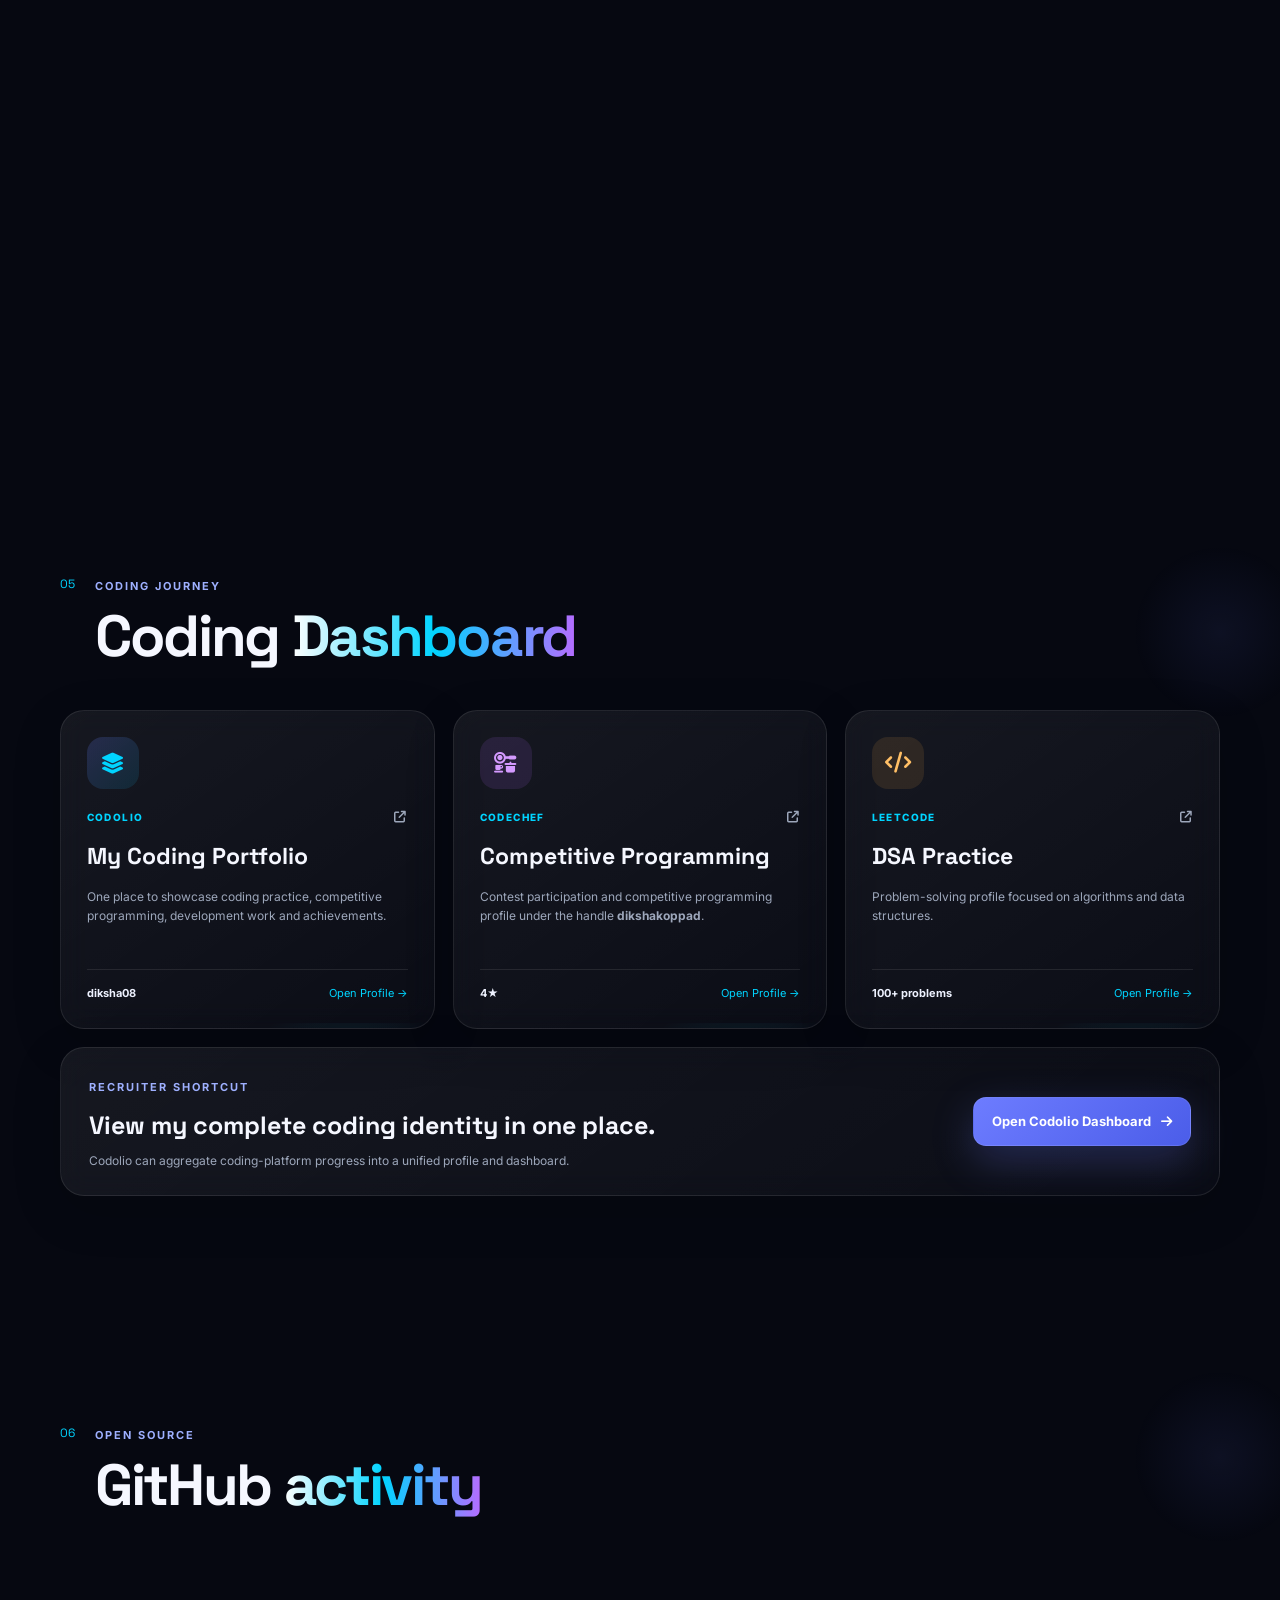
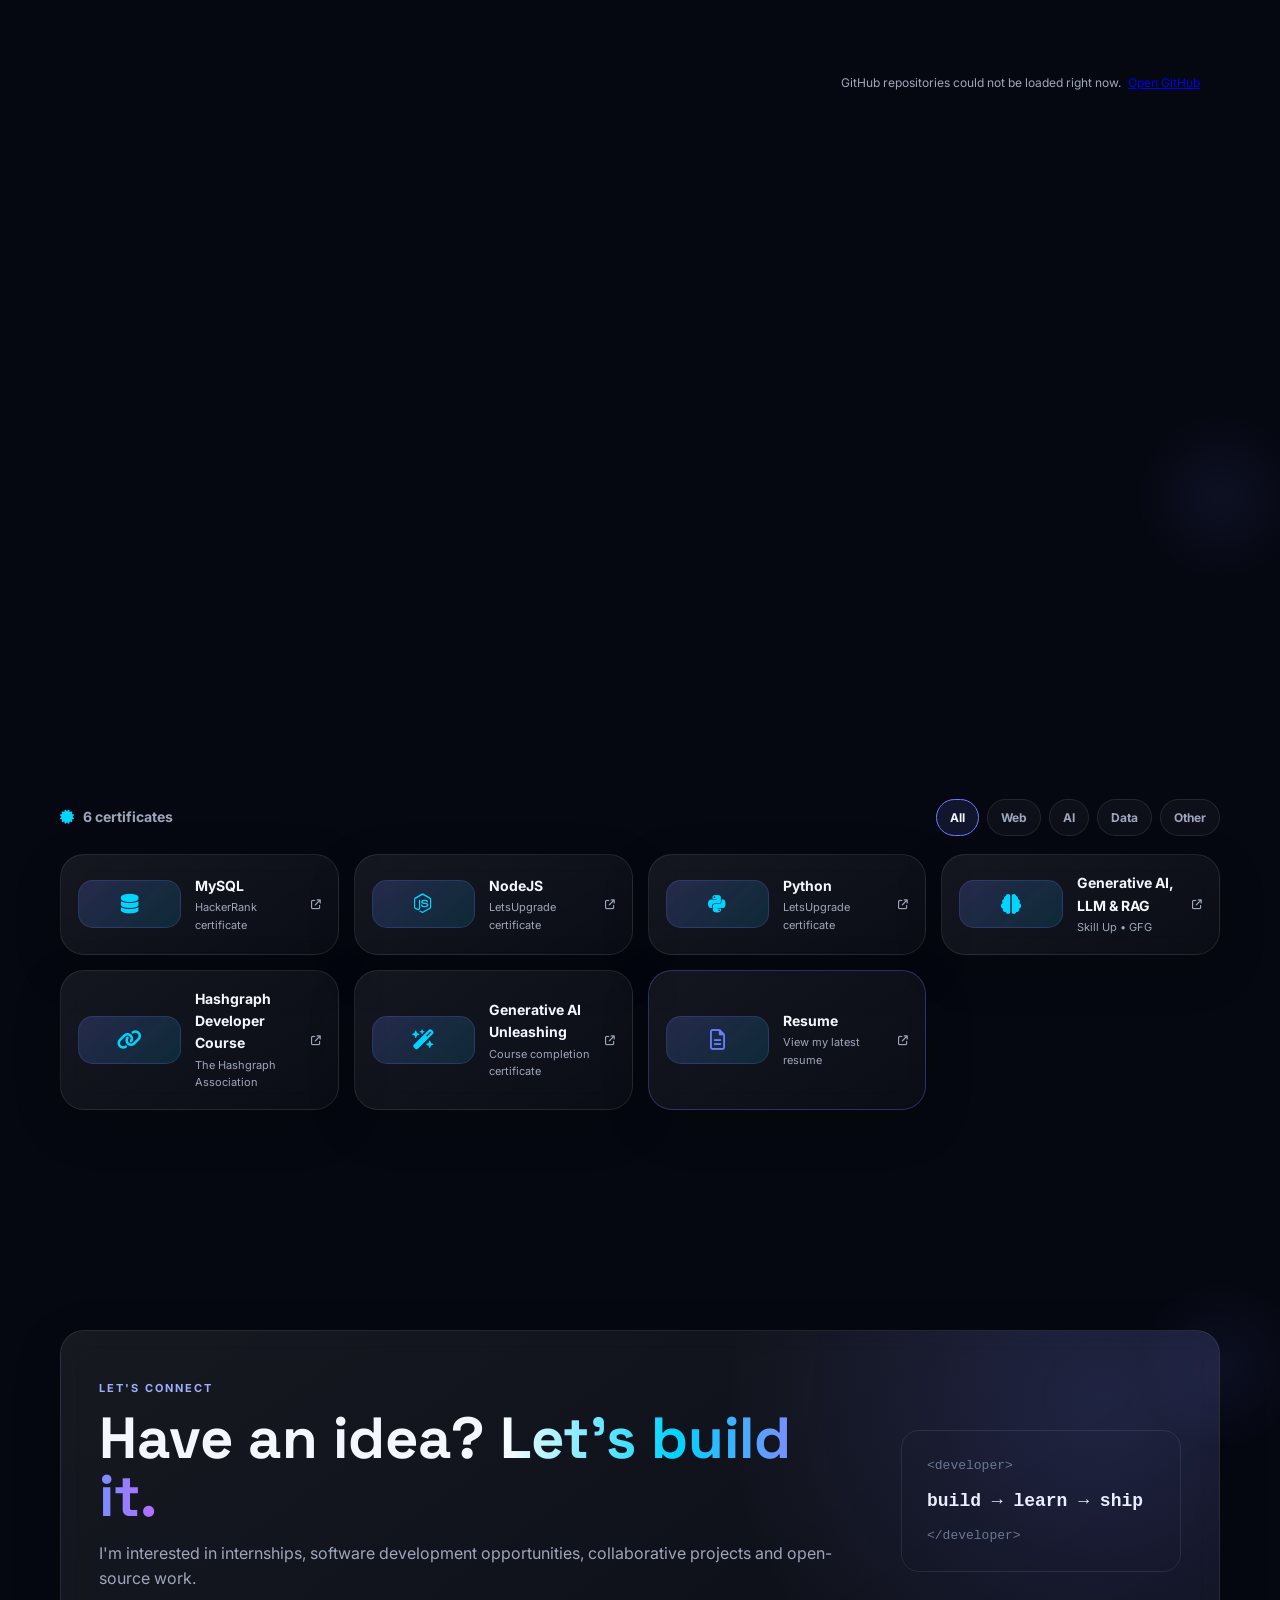
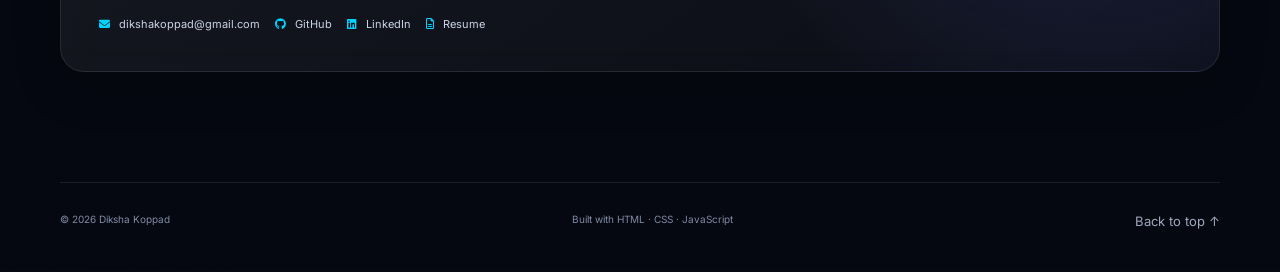
<file: portfolio-main/diksha-advanced-portfolio-v4/index.html>
<!doctype html>
<html lang="en">
<head>
  <meta charset="utf-8">
  <meta name="viewport" content="width=device-width,initial-scale=1">
  <meta name="theme-color" content="#070a12">
  <meta name="description" content="Diksha Koppad — Full Stack Developer, CSE student and DSA problem solver.">
  <title>Diksha Koppad | Full Stack Developer</title>
  <link rel="preconnect" href="https://fonts.googleapis.com">
  <link rel="preconnect" href="https://fonts.gstatic.com" crossorigin>
  <link href="https://fonts.googleapis.com/css2?family=Inter:wght@400;500;600;700;800&family=Space+Grotesk:wght@500;600;700&display=swap" rel="stylesheet">
  <link rel="stylesheet" href="https://cdnjs.cloudflare.com/ajax/libs/font-awesome/6.5.0/css/all.min.css">
  <link rel="stylesheet" href="style.css">
</head>
<body>
  <div class="progress" id="progress"></div>
  <div class="noise"></div>
  <div class="cursor-glow" id="cursorGlow"></div>
  <div class="bg-grid"></div>

  <header class="nav-wrap">
    <nav class="nav container">
      <a class="brand" href="#home"><span>D</span> Diksha<span class="dot">.</span></a>
      <div class="nav-links" id="navLinks">
        <a class="active" href="#home">Home</a>
        <a href="#about">About</a>
        <a href="#experience">Experience</a>
        <a href="#skills">Skills</a>
        <a href="#projects">Projects</a>
        <a href="#coding-dashboard">Coding Dashboard</a>
        <a href="#education">Education</a>
        <a href="#contact">Contact</a>
      </div>
      <a class="nav-resume" href="assets/resume.pdf" target="_blank"><i class="fa-regular fa-file-lines"></i> Resume</a>
      <div class="nav-actions">
        <button class="icon-btn" id="themeBtn" aria-label="Toggle theme"><i class="fa-solid fa-sun"></i></button>
        <button class="menu-btn" id="menuBtn" aria-label="Open menu"><i class="fa-solid fa-bars"></i></button>
      </div>
    </nav>
  </header>

  <main>
    <section class="hero container" id="home">
      <div class="hero-copy reveal">
        <div class="eyebrow"><span class="status-dot"></span> Open to internship & software opportunities</div>
        <p class="hello">Hi, I'm</p>
        <h1>Diksha <span>Koppad</span></h1>
        <div class="role-line"><span id="typedRole">Full Stack Developer</span><span class="caret">|</span></div>
        <p class="hero-text">I build responsive web applications, APIs and practical developer projects while strengthening my DSA and software engineering skills.</p>
        <div class="hero-buttons">
          <a class="btn primary" href="#projects">View Projects <i class="fa-solid fa-arrow-right"></i></a>
          <a class="btn ghost" href="assets/resume.pdf" target="_blank">Download Resume <i class="fa-regular fa-file-lines"></i></a>
        </div>
        <div class="quick-links">
          <a href="https://github.com/dikshaikify" target="_blank"><i class="fa-brands fa-github"></i> GitHub</a>
          <a href="https://www.linkedin.com/in/diksha-koppad-0b88422b7/" target="_blank"><i class="fa-brands fa-linkedin"></i> LinkedIn</a>
          <a href="https://leetcode.com/u/diksha_koppad2005/" target="_blank"><i class="fa-solid fa-code"></i> LeetCode</a>
        </div>
      </div>

      <div class="hero-visual reveal delay-1">
        <div class="orbit orbit-a"></div><div class="orbit orbit-b"></div>
        <div class="profile-card tilt">
          <div class="profile-top"><span>dikshaikify</span><i class="fa-solid fa-ellipsis"></i></div>
          <img src="assets/profile.jpg" alt="Diksha Koppad profile photo">
          <div class="profile-bottom"><strong>Full Stack Developer</strong><small>Java • JavaScript • Node.js • MongoDB</small></div>
        </div>
        <div class="floating-chip chip-1"><i class="fa-brands fa-java"></i> Java</div>
        <div class="floating-chip chip-2"><i class="fa-brands fa-node-js"></i> Node.js</div>
        <div class="floating-chip chip-3"><i class="fa-brands fa-github"></i> GitHub</div>
      </div>
    </section>

    <section class="section container" id="about">
      <div class="section-head reveal"><span>01</span><div><p class="eyebrow-text">Profile</p><h2>About <em>me</em></h2></div></div>
      <div class="about-grid">
        <article class="glass about-main reveal"><p class="lead">I'm a Computer Science Engineering student at R T E Society Rural Engineering College, Hulkoti, focused on full-stack development, APIs, databases, DevOps fundamentals and problem solving.</p><p>I enjoy turning ideas into working applications and learning by building. My current development journey includes Java, Python, JavaScript, TypeScript, Node.js, Express.js, MongoDB, MySQL, Git, GitHub, Docker and responsive UI development.</p><div class="about-tags"><span>Problem Solving</span><span>Continuous Learning</span><span>Open Source</span><span>Team Collaboration</span></div></article>
        <div class="mini-grid reveal delay-1">
          <div class="glass stat"><strong>8.8</strong><span>CGPA</span></div>
          <div class="glass stat"><strong>500+</strong><span>Problems practiced</span></div>
          <div class="glass stat"><strong>3</strong><span>Experiences</span></div>
          <div class="glass stat"><strong>2027</strong><span>Graduation</span></div>
        </div>
      </div>
    </section>

    <section class="section container" id="experience">
      <div class="section-head reveal"><span>02</span><div><p class="eyebrow-text">Journey</p><h2>Experience & <em>contributions</em></h2></div></div>
      <div class="timeline">
        <article class="timeline-item reveal"><div class="timeline-dot"></div><div class="glass timeline-card"><div class="time">September 2026 – October 2026</div><h3>Full Stack Development Intern <span>@ Workora</span></h3><ul><li>Built Live Query Filter System, User Authentication with JWT, Team Availability Tracker and Quote Generator with History.</li><li>Worked with dynamic filtering, API integration, real-time data handling, REST APIs, authentication and Git/GitHub.</li><li>Built additional apps including Coffee Rating App, User Profile Card Generator and Quick Note.</li></ul><div class="stack"><span>HTML</span><span>CSS</span><span>JavaScript</span><span>REST API</span><span>JWT</span><span>Git</span></div></div></article>
        <article class="timeline-item reveal"><div class="timeline-dot"></div><div class="glass timeline-card"><div class="time">June 2026 – July 2026</div><h3>Full Stack Development Intern <span>@ Thiranex India</span></h3><ul><li>Developed and enhanced full-stack web applications with responsive user interfaces.</li><li>Built reusable UI components and integrated RESTful APIs for client-server communication and data processing.</li></ul><div class="stack"><span>Full Stack</span><span>REST API</span><span>Responsive UI</span></div></div></article>
        <article class="timeline-item reveal"><div class="timeline-dot"></div><div class="glass timeline-card"><div class="time">May 2026 – Auj 2026</div><h3>Open Source Contributor <span>@ GirlScript Summer of Code</span></h3><ul><li>Contributed to open-source repositories by fixing bugs and implementing features.</li><li>Submitted pull requests and collaborated with maintainers using Git and GitHub workflows.</li><li>Gained practical experience in code reviews, collaboration and open-source development.</li></ul><div class="stack"><span>Git</span><span>GitHub</span><span>Open Source</span></div></div></article>
      </div>
    </section>

    <section class="section container" id="skills">
      <div class="section-head reveal"><span>03</span><div><p class="eyebrow-text">Toolkit</p><h2>Technical <em>skills</em></h2></div></div>
      <div class="skills-layout">
        <div class="skill-cloud reveal">
          <div class="glass skill-group"><div class="skill-icon"><i class="fa-solid fa-code"></i></div><div><h3>Languages</h3><p>Java · Python · C · JavaScript · TypeScript</p></div></div>
          <div class="glass skill-group"><div class="skill-icon"><i class="fa-solid fa-laptop-code"></i></div><div><h3>Frontend</h3><p>HTML · CSS · JavaScript · Responsive Design</p></div></div>
          <div class="glass skill-group"><div class="skill-icon"><i class="fa-solid fa-server"></i></div><div><h3>Backend</h3><p>Node.js · Express.js · REST APIs</p></div></div>
          <div class="glass skill-group"><div class="skill-icon"><i class="fa-solid fa-database"></i></div><div><h3>Database</h3><p>MongoDB · MySQL</p></div></div>
          <div class="glass skill-group"><div class="skill-icon"><i class="fa-brands fa-docker"></i></div><div><h3>DevOps</h3><p>Linux · Git · GitHub · Docker · Kubernetes · Terraform · AWS (Learning)</p></div></div>
          <div class="glass skill-group"><div class="skill-icon"><i class="fa-solid fa-pen-ruler"></i></div><div><h3>UI / UX</h3><p>Figma · Wireframing · Prototyping · Responsive Design</p></div></div>
        </div>
        <div class="glass skill-panel reveal delay-1"><p class="panel-kicker">What I focus on</p><h3>Building complete applications</h3><div class="meter"><label>Frontend & UI <b>80%</b></label><div><i style="width:80%"></i></div></div><div class="meter"><label>Backend & APIs <b>75%</b></label><div><i style="width:75%"></i></div></div><div class="meter"><label>Java & DSA <b>78%</b></label><div><i style="width:78%"></i></div></div><div class="meter"><label>Git & DevOps <b>65%</b></label><div><i style="width:65%"></i></div></div><small class="muted">Progress bars are a portfolio visualization, not formal test scores.</small></div>
      </div>
    </section>

    <section class="section container" id="projects">
      <div class="section-head reveal"><span>04</span><div><p class="eyebrow-text">Selected work</p><h2>Projects that I <em>built</em></h2></div></div>
      <div class="filters reveal" id="filters"><button class="active" data-filter="all">All</button><button data-filter="fullstack">Full Stack</button><button data-filter="frontend">Frontend</button><button data-filter="api">API</button><button data-filter="ml">ML</button></div>
      <div class="project-grid" id="projectGrid">
        <article class="project-card glass reveal" data-category="fullstack" data-project="style"><div class="project-cover cover-wardrobe"><span>STYLE</span><strong>WARDROBE</strong><i class="fa-solid fa-bag-shopping"></i></div><div class="project-body"><div class="project-meta"><span>TypeScript</span><span>Responsive UI</span></div><h3>E-Commerce Style Wardrobe</h3><p>E-commerce inspired interface with category filtering and responsive product browsing.</p><div class="project-actions"><a href="https://github.com/dikshaikify" target="_blank">GitHub <i class="fa-brands fa-github"></i></a><a href="https://style-wardrobe--dikshakoppad.replit.app/" target="_blank">Live <i class="fa-solid fa-arrow-up-right-from-square"></i></a><button class="details" data-detail="style">Details</button></div></div></article>
        <article class="project-card glass reveal" data-category="fullstack api" data-project="auth"><div class="project-cover cover-auth"><i class="fa-solid fa-shield-halved"></i><strong>AUTH + JWT</strong><span>Secure sessions</span></div><div class="project-body"><div class="project-meta"><span>Node.js</span><span>Express</span><span>MongoDB</span></div><h3>User Authentication & JWT</h3><p>Registration, login, password hashing, JWT authorization and protected API routes.</p><div class="project-actions"><a href="https://github.com/dikshaikify" target="_blank">GitHub <i class="fa-brands fa-github"></i></a><button class="details" data-detail="auth">Details</button></div></div></article>
        <article class="project-card glass reveal" data-category="fullstack api" data-project="team"><div class="project-cover cover-team"><i class="fa-solid fa-users"></i><strong>TEAM</strong><span>Live availability</span></div><div class="project-body"><div class="project-meta"><span>Node.js</span><span>MongoDB</span><span>Socket.IO</span></div><h3>Team Availability Tracker</h3><p>Team availability dashboard with REST endpoints and live status updates.</p><div class="project-actions"><a href="https://github.com/dikshaikify" target="_blank">GitHub <i class="fa-brands fa-github"></i></a><button class="details" data-detail="team">Details</button></div></div></article>
        <article class="project-card glass reveal" data-category="frontend" data-project="amazon"><div class="project-cover cover-amazon"><i class="fa-brands fa-amazon"></i><strong>AMAZON</strong><span>Clone UI</span></div><div class="project-body"><div class="project-meta"><span>HTML</span><span>CSS</span><span>Responsive</span></div><h3>Amazon Clone</h3><p>Responsive e-commerce interface inspired by Amazon's browsing experience.</p><div class="project-actions"><a href="https://github.com/dikshaikify/amazon-clone" target="_blank">GitHub <i class="fa-brands fa-github"></i></a><a href="https://dikshaikify.github.io/amazon-clone/" target="_blank">Live <i class="fa-solid fa-arrow-up-right-from-square"></i></a></div></div></article>
        <article class="project-card glass reveal" data-category="frontend api" data-project="weather"><div class="project-cover cover-weather"><i class="fa-solid fa-cloud-sun"></i><strong>WEATHER</strong><span>API powered</span></div><div class="project-body"><div class="project-meta"><span>JavaScript</span><span>API</span></div><h3>Weather Checker</h3><p>Weather application using API-driven data with a simple interactive interface.</p><div class="project-actions"><a href="https://github.com/dikshaikify" target="_blank">GitHub <i class="fa-brands fa-github"></i></a><a href="https://weather-nine-phi-21.vercel.app/" target="_blank">Live <i class="fa-solid fa-arrow-up-right-from-square"></i></a></div></div></article>
        <article class="project-card glass reveal" data-category="frontend" data-project="food"><div class="project-cover cover-food"><i class="fa-solid fa-utensils"></i><strong>FOODHUB</strong><span>Ordering UI</span></div><div class="project-body"><div class="project-meta"><span>HTML5</span><span>CSS3</span><span>JavaScript</span></div><h3>FoodHub – Online Food Ordering</h3><p>Responsive food ordering interface built with HTML, CSS and JavaScript.</p><div class="project-actions"><a href="https://github.com/dikshaikify/food_hub" target="_blank">GitHub <i class="fa-brands fa-github"></i></a></div></div></article>
        <article class="project-card glass reveal" data-category="api frontend" data-project="github"><div class="project-cover cover-github"><i class="fa-brands fa-github"></i><strong>PROFILE FINDER</strong><span>REST API</span></div><div class="project-body"><div class="project-meta"><span>JavaScript</span><span>GitHub API</span></div><h3>GitHub Profile Finder</h3><p>Search and display GitHub profile information using the GitHub REST API.</p><div class="project-actions"><a href="https://github.com/dikshaikify" target="_blank">GitHub <i class="fa-brands fa-github"></i></a></div></div></article>
        <article class="project-card glass reveal" data-category="ml" data-project="hate"><div class="project-cover cover-ml"><i class="fa-solid fa-brain"></i><strong>NLP / ML</strong><span>Text classification</span></div><div class="project-body"><div class="project-meta"><span>Python</span><span>scikit-learn</span><span>NLP</span></div><h3>Hate Speech Detection</h3><p>Text preprocessing, tokenization, feature extraction and machine-learning classification.</p><div class="project-actions"><a href="https://github.com/dikshaikify" target="_blank">GitHub <i class="fa-brands fa-github"></i></a><button class="details" data-detail="hate">Details</button></div></div></article>
      </div>
    </section>

    <section class="section container" id="coding-dashboard">
      <div class="section-head reveal"><span>05</span><div><p class="eyebrow-text">Coding journey</p><h2>Coding <em>Dashboard</em></h2></div></div>
      <div class="coding-dashboard-grid">
        <a class="coding-card codolio-card glass reveal" href="https://codolio.com/profile/diksha08" target="_blank" rel="noreferrer">
          <div class="coding-card-icon"><i class="fa-solid fa-layer-group"></i></div>
          <div class="coding-card-top"><span>CODOLIO</span><i class="fa-solid fa-arrow-up-right-from-square"></i></div>
          <h3>My Coding Portfolio</h3>
          <p>One place to showcase coding practice, competitive programming, development work and achievements.</p>
          <div class="coding-card-footer"><strong>diksha08</strong><span>Open Profile →</span></div>
        </a>

        <a class="coding-card codechef-card glass reveal delay-1" href="https://www.codechef.com/users/dikshakoppad" target="_blank" rel="noreferrer">
          <div class="coding-card-icon"><i class="fa-solid fa-kitchen-set"></i></div>
          <div class="coding-card-top"><span>CODECHEF</span><i class="fa-solid fa-arrow-up-right-from-square"></i></div>
          <h3>Competitive Programming</h3>
          <p>Contest participation and competitive programming profile under the handle <strong>dikshakoppad</strong>.</p>
          <div class="coding-card-footer"><strong>4★</strong><span>Open Profile →</span></div>
        </a>

        <a class="coding-card leetcode-card glass reveal delay-2" href="https://leetcode.com/u/diksha_koppad2005/" target="_blank" rel="noreferrer">
          <div class="coding-card-icon"><i class="fa-solid fa-code"></i></div>
          <div class="coding-card-top"><span>LEETCODE</span><i class="fa-solid fa-arrow-up-right-from-square"></i></div>
          <h3>DSA Practice</h3>
          <p>Problem-solving profile focused on algorithms and data structures.</p>
          <div class="coding-card-footer"><strong>100+ problems</strong><span>Open Profile →</span></div>
        </a>
      </div>
      <div class="dashboard-cta glass reveal">
        <div><span class="eyebrow-text">Recruiter shortcut</span><h3>View my complete coding identity in one place.</h3><p>Codolio can aggregate coding-platform progress into a unified profile and dashboard.</p></div>
        <a class="btn primary" href="https://codolio.com/profile/diksha08" target="_blank" rel="noreferrer">Open Codolio Dashboard <i class="fa-solid fa-arrow-right"></i></a>
      </div>
    </section>

    <section class="section container" id="github">
      <div class="section-head reveal"><span>06</span><div><p class="eyebrow-text">Open source</p><h2>GitHub <em>activity</em></h2></div></div>
      <div class="github-layout">
        <div class="glass github-profile reveal"><div class="gh-top"><i class="fa-brands fa-github"></i><span>github.com/dikshaikify</span></div><h3>Building in public, one repository at a time.</h3><p>The repository list below is loaded from the GitHub public API, so new public repositories can appear automatically.</p><a class="btn ghost small" href="https://github.com/dikshaikify" target="_blank">Open GitHub <i class="fa-solid fa-arrow-up-right-from-square"></i></a></div>
        <div class="repo-grid" id="repoGrid"><div class="repo-loading"><span></span><span></span><span></span> Loading repositories…</div></div>
      </div>
    </section>

    <section class="section container" id="education">
      <div class="section-head reveal"><span>07</span><div><p class="eyebrow-text">Academic journey</p><h2>Education & <em>certifications</em></h2></div></div>
      <div class="edu-grid">
        <div class="glass edu-card reveal"><div class="edu-year">2023 – 2027</div><h3>R T E Society Rural Engineering College, Hulkoti</h3><p>B.E. (CSE)</p><strong>CGPA: 8.8</strong></div>
        <div class="glass edu-card reveal delay-1"><div class="edu-year">2021 – 2023</div><h3>Devika PU College, Ranibennur</h3><p>Pre-University (PCM)</p><strong>88%</strong></div>
        <div class="glass edu-card reveal delay-2"><div class="edu-year">2020 – 2021</div><h3>BES School, Byadgi</h3><p>SSLC</p><strong>88.96%</strong></div>
      </div>
      <div class="cert-toolbar reveal">
        <div class="cert-count"><i class="fa-solid fa-certificate"></i> <span id="certCount">6</span> certificates</div>
        <div class="cert-filters" id="certFilters">
          <button class="cert-filter active" data-cert-filter="all">All</button>
          <button class="cert-filter" data-cert-filter="web">Web</button>
          <button class="cert-filter" data-cert-filter="ai">AI</button>
          <button class="cert-filter" data-cert-filter="data">Data</button>
          <button class="cert-filter" data-cert-filter="other">Other</button>
        </div>
      </div>
      <div class="cert-grid" id="certGrid">
        <a class="cert-card glass reveal" data-cert="data" href="./assets/certificates/sql_basic certificate (1).pdf" target="_blank">
  <div class="cert-icon"><i class="fa-solid fa-database"></i></div><div><strong>MySQL</strong><span>HackerRank certificate</span></div><i class="fa-solid fa-arrow-up-right-from-square"></i>
</a>
        <a class="cert-card glass reveal" data-cert="web" href="assets/certificates/LUENJSAPR12530.pdf" target="_blank">
          <div class="cert-icon"><i class="fa-brands fa-node-js"></i></div><div><strong>NodeJS</strong><span>LetsUpgrade certificate</span></div><i class="fa-solid fa-arrow-up-right-from-square"></i>
        </a>
        <a class="cert-card glass reveal" data-cert="web" href="assets/certificates/LUEPYTMAR1253586.pdf" target="_blank">
          <div class="cert-icon"><i class="fa-brands fa-python"></i></div><div><strong>Python</strong><span>LetsUpgrade certificate</span></div><i class="fa-solid fa-arrow-up-right-from-square"></i>
        </a>
        <a class="cert-card glass reveal" data-cert="ai" href="assets/certificates/2adc840997895cac391be41754c9d10f.pdf" target="_blank">
          <div class="cert-icon"><i class="fa-solid fa-brain"></i></div><div><strong>Generative AI, LLM & RAG</strong><span>Skill Up • GFG</span></div><i class="fa-solid fa-arrow-up-right-from-square"></i>
        </a>
        <a class="cert-card glass reveal" data-cert="other" href="assets/certificates/1a49fe5e-7227-4aee-bc40-fe510b01fa31.pdf" target="_blank">
          <div class="cert-icon"><i class="fa-solid fa-link"></i></div><div><strong>Hashgraph Developer Course</strong><span>The Hashgraph Association</span></div><i class="fa-solid fa-arrow-up-right-from-square"></i>
        </a>
        <a class="cert-card glass reveal" data-cert="ai" href="assets/certificates/a0abd2e7-b312-41b3-8034-0bb328303137.pdf" target="_blank">
          <div class="cert-icon"><i class="fa-solid fa-wand-magic-sparkles"></i></div><div><strong>Generative AI Unleashing</strong><span>Course completion certificate</span></div><i class="fa-solid fa-arrow-up-right-from-square"></i>
        </a>
        <a class="cert-card resume-card glass reveal" data-cert="other" href="assets/resume.pdf" target="_blank">
          <div class="cert-icon"><i class="fa-regular fa-file-lines"></i></div><div><strong>Resume</strong><span>View my latest resume</span></div><i class="fa-solid fa-arrow-up-right-from-square"></i>
        </a>
      </div>
    </section>

    <section class="section container" id="contact">
      <div class="contact glass reveal"><div><p class="eyebrow-text">Let's connect</p><h2>Have an idea? <em>Let's build it.</em></h2><p class="muted">I'm interested in internships, software development opportunities, collaborative projects and open-source work.</p><div class="contact-links"><a href="mailto:dikshakoppad@gmail.com"><i class="fa-solid fa-envelope"></i> dikshakoppad@gmail.com</a><a href="https://github.com/dikshaikify" target="_blank"><i class="fa-brands fa-github"></i> GitHub</a><a href="https://www.linkedin.com/in/diksha-koppad-0b88422b7/" target="_blank"><i class="fa-brands fa-linkedin"></i> LinkedIn</a><a href="assets/resume.pdf" target="_blank"><i class="fa-regular fa-file-lines"></i> Resume</a></div></div><div class="contact-code"><span>&lt;developer&gt;</span><strong>build → learn → ship</strong><span>&lt;/developer&gt;</span></div></div>
    </section>
  </main>

  <footer class="footer container"><span>© <span id="year"></span> Diksha Koppad</span><span>Built with HTML · CSS · JavaScript</span><a href="#home">Back to top ↑</a></footer>

  <div class="modal" id="modal"><div class="modal-box glass"><button class="modal-close" id="modalClose"><i class="fa-solid fa-xmark"></i></button><p class="eyebrow-text">Project details</p><h2 id="modalTitle"></h2><p id="modalText"></p><div id="modalStack" class="stack"></div></div></div>
  <script src="script.js"></script>
</body>
</html>
</file>
<file: style.css>
:root{--bg:#070711;--bg2:#0d0d1d;--text:#f7f7ff;--muted:#a6abc1;--line:rgba(255,255,255,.11);--card:rgba(15,16,35,.62);--a:#7c5cff;--b:#00e5ff;--c:#ff4ecd;--d:#ffb84d;--shadow:0 25px 90px rgba(0,0,0,.38);--radius:24px}*{box-sizing:border-box}html{scroll-behavior:smooth}body{margin:0;background:radial-gradient(circle at 20% 0%,rgba(124,92,255,.14),transparent 28%),radial-gradient(circle at 90% 20%,rgba(0,229,255,.09),transparent 24%),var(--bg);color:var(--text);font-family:Inter,system-ui,sans-serif;line-height:1.6;overflow-x:hidden}.container{width:min(1180px,calc(100% - 40px));margin:auto}.aurora{position:fixed;width:420px;height:420px;border-radius:50%;filter:blur(90px);opacity:.13;pointer-events:none;z-index:-3}.aurora-1{background:var(--a);top:-170px;left:-130px}.aurora-2{background:var(--b);top:35%;right:-220px}.aurora-3{background:var(--c);bottom:-240px;left:35%}.grid-bg{position:fixed;inset:0;z-index:-4;opacity:.38;background-image:linear-gradient(rgba(255,255,255,.035) 1px,transparent 1px),linear-gradient(90deg,rgba(255,255,255,.035) 1px,transparent 1px);background-size:55px 55px;mask-image:linear-gradient(to bottom,black 0%,transparent 90%)}.noise{position:fixed;inset:0;z-index:20;pointer-events:none;opacity:.025;background-image:url("data:image/svg+xml,%3Csvg xmlns='http://www.w3.org/2000/svg' width='160' height='160'%3E%3Cfilter id='n'%3E%3CfeTurbulence baseFrequency='.8' numOctaves='3'/%3E%3C/filter%3E%3Crect width='100%25' height='100%25' filter='url(%23n)'/%3E%3C/svg%3E")}.progress{position:fixed;top:0;left:0;width:0;height:4px;background:linear-gradient(90deg,var(--a),var(--b),var(--c),var(--d));z-index:200}.cursor-glow{position:fixed;width:320px;height:320px;border-radius:50%;background:radial-gradient(circle,rgba(124,92,255,.15),transparent 68%);pointer-events:none;transform:translate(-50%,-50%);z-index:-1}.nav-wrap{position:fixed;top:0;left:0;right:0;z-index:100;padding:15px 0;background:linear-gradient(180deg,rgba(7,7,17,.96),rgba(7,7,17,.58),transparent);backdrop-filter:blur(18px)}.nav{display:flex;align-items:center;gap:22px}.brand{display:flex;align-items:center;gap:8px;text-decoration:none;color:var(--text);font-family:"Space Grotesk";font-weight:700;font-size:20px}.brand b{color:var(--b)}.brand-mark{width:35px;height:35px;display:grid;place-items:center;border-radius:12px;background:linear-gradient(135deg,var(--a),var(--b));box-shadow:0 0 28px rgba(124,92,255,.45)}.nav-links{display:flex;justify-content:center;gap:24px;flex:1}.nav-links a{position:relative;color:var(--muted);text-decoration:none;font-size:11px;font-weight:700;padding:8px 0;transition:.25s}.nav-links a:after{content:"";position:absolute;left:0;right:100%;bottom:0;height:2px;background:linear-gradient(90deg,var(--a),var(--b));transition:.25s}.nav-links a:hover,.nav-links a.active{color:var(--text)}.nav-links a.active:after{right:0}.nav-actions{display:flex;align-items:center;gap:8px}.nav-resume,.btn{display:inline-flex;align-items:center;justify-content:center;gap:9px;text-decoration:none;font-weight:800;border-radius:13px}.nav-resume{font-size:11px;color:#fff;padding:10px 13px;background:linear-gradient(135deg,var(--a),#5540df);box-shadow:0 10px 30px rgba(124,92,255,.25)}.icon-btn,.menu-btn{width:38px;height:38px;border:1px solid var(--line);border-radius:12px;background:rgba(255,255,255,.04);color:var(--text);cursor:pointer}.menu-btn{display:none}.hero{min-height:100vh;display:grid;grid-template-columns:1.02fr .98fr;align-items:center;gap:45px;padding-top:100px}.eyebrow{display:inline-flex;align-items:center;gap:9px;padding:8px 12px;border:1px solid rgba(0,229,255,.2);border-radius:999px;background:rgba(0,229,255,.05);color:#d9fbff;font-size:10px;font-weight:800;letter-spacing:.04em}.status-dot{width:8px;height:8px;border-radius:50%;background:#58ffb0;box-shadow:0 0 14px #58ffb0}.hello{color:var(--muted);font-size:15px;margin:28px 0 0}.hero h1{font-family:"Space Grotesk";font-size:clamp(60px,8vw,106px);line-height:.9;letter-spacing:-.065em;margin:8px 0 20px}.hero h1 span{background:linear-gradient(100deg,#fff 10%,var(--b) 38%,var(--a) 66%,var(--c));-webkit-background-clip:text;background-clip:text;color:transparent}.role-line{font-family:"Space Grotesk";font-size:clamp(22px,3vw,34px);font-weight:700;min-height:46px}.caret{color:var(--b);animation:blink 1s infinite}.hero-text{max-width:650px;color:var(--muted);font-size:15px;line-height:1.9}.hero-buttons{display:flex;gap:11px;flex-wrap:wrap;margin-top:28px}.btn{padding:13px 17px;font-size:11px;color:#fff}.btn.primary{background:linear-gradient(135deg,var(--a),#4f3be0 55%,var(--c));box-shadow:0 16px 40px rgba(124,92,255,.25);border:1px solid rgba(255,255,255,.1)}.glass-btn{border:1px solid var(--line);background:rgba(255,255,255,.045)}.quick-links{display:flex;gap:18px;flex-wrap:wrap;margin-top:24px}.quick-links a,.contact-links a{color:#cfd4e7;text-decoration:none;font-size:11px}.quick-links i,.contact-links i{color:var(--b);margin-right:6px}.hero-visual{height:610px;display:grid;place-items:center;position:relative}.profile-card{width:340px;padding:11px;border:1px solid rgba(255,255,255,.15);border-radius:30px;background:linear-gradient(145deg,rgba(255,255,255,.13),rgba(255,255,255,.035));box-shadow:var(--shadow);transform:rotate(3deg);position:relative;z-index:2;backdrop-filter:blur(20px)}.profile-card:before{content:"";position:absolute;inset:-2px;border-radius:31px;padding:2px;background:linear-gradient(135deg,var(--b),transparent 30%,var(--c),transparent 70%,var(--a));-webkit-mask:linear-gradient(#000 0 0) content-box,linear-gradient(#000 0 0);-webkit-mask-composite:xor;mask-composite:exclude;opacity:.8}.profile-top,.profile-bottom{display:flex;justify-content:space-between;align-items:center;padding:8px 7px;color:#cfd5e9;font-size:10px}.profile-top i:first-child{color:#58ffb0;font-size:6px}.profile-card img{width:100%;height:400px;display:block;object-fit:cover;object-position:center;border-radius:22px;filter:saturate(1.08) contrast(1.03)}.profile-bottom{display:block;padding:14px 8px 9px}.profile-bottom strong,.profile-bottom small{display:block}.profile-bottom strong{font-family:"Space Grotesk";font-size:17px}.profile-bottom small{color:var(--muted);margin-top:4px}.hero-ring{position:absolute;border:1px solid rgba(255,255,255,.08);border-radius:50%;animation:spin 18s linear infinite}.ring-a{width:500px;height:500px;border-top-color:var(--b);border-right-color:var(--a)}.ring-b{width:420px;height:420px;border-bottom-color:var(--c);animation-direction:reverse;animation-duration:13s}.floating-chip{position:absolute;z-index:3;padding:11px 14px;border:1px solid var(--line);background:rgba(12,13,29,.82);backdrop-filter:blur(16px);border-radius:15px;font-size:11px;font-weight:800;box-shadow:0 15px 40px rgba(0,0,0,.3)}.floating-chip i{margin-right:7px;color:var(--b)}.chip-1{left:20px;top:180px}.chip-2{right:10px;top:250px}.chip-3{left:55px;bottom:125px}.spark{position:absolute;color:var(--b);font-size:30px;animation:float 3s ease-in-out infinite}.spark-a{top:100px;right:95px}.spark-b{bottom:85px;right:135px;color:var(--c);animation-delay:1s}.section{padding:105px 0}.section-head{display:flex;align-items:flex-start;gap:16px;margin-bottom:35px}.section-head>span{font-family:"Space Grotesk";font-size:11px;color:var(--b);padding-top:7px}.eyebrow-text{margin:0;color:var(--b);font-size:10px;text-transform:uppercase;letter-spacing:.18em;font-weight:800}.section-head h2{font-family:"Space Grotesk";font-size:clamp(34px,5vw,58px);line-height:1;margin:6px 0 0;letter-spacing:-.04em}.section-head em,.contact h2 em{font-style:normal;background:linear-gradient(90deg,var(--b),var(--a),var(--c));-webkit-background-clip:text;color:transparent}.glass{border:1px solid var(--line);background:linear-gradient(145deg,rgba(255,255,255,.075),rgba(255,255,255,.025));box-shadow:0 18px 65px rgba(0,0,0,.18);backdrop-filter:blur(18px);border-radius:var(--radius)}.about-grid{display:grid;grid-template-columns:1.3fr .7fr;gap:18px}.about-main{padding:34px}.section-icon{width:48px;height:48px;display:grid;place-items:center;border-radius:15px;background:linear-gradient(135deg,rgba(124,92,255,.25),rgba(0,229,255,.1));color:var(--b);margin-bottom:18px}.about-main p{color:var(--muted);font-size:13px;line-height:1.9}.about-main .lead{color:#edf0ff;font-size:17px;line-height:1.7}.about-tags,.stack{display:flex;gap:7px;flex-wrap:wrap;margin-top:20px}.about-tags span,.stack span{padding:6px 9px;border:1px solid rgba(255,255,255,.08);background:rgba(255,255,255,.035);border-radius:999px;color:#cfd4e7;font-size:9px}.mini-grid{display:grid;grid-template-columns:1fr 1fr;gap:12px}.stat{min-height:145px;padding:24px;display:flex;flex-direction:column;justify-content:flex-end;position:relative;overflow:hidden}.stat:before{content:"";position:absolute;width:120px;height:120px;border-radius:50%;background:radial-gradient(circle,rgba(124,92,255,.24),transparent 68%);right:-45px;top:-45px}.stat strong{font-family:"Space Grotesk";font-size:37px;position:relative}.stat span{color:var(--muted);font-size:10px;position:relative}.timeline{position:relative;padding-left:26px}.timeline:before{content:"";position:absolute;left:7px;top:10px;bottom:10px;width:1px;background:linear-gradient(var(--b),var(--a),var(--c))}.timeline-item{position:relative;margin-bottom:18px}.timeline-dot{position:absolute;left:-25px;top:30px;width:15px;height:15px;border-radius:50%;background:var(--bg);border:3px solid var(--b);box-shadow:0 0 18px rgba(0,229,255,.7)}.timeline-card{padding:28px 30px}.time{color:var(--b);font-size:10px;font-weight:800;letter-spacing:.08em}.timeline-card h3{font-family:"Space Grotesk";font-size:21px;margin:8px 0 10px}.timeline-card h3 span{color:var(--c)}.timeline-card li{color:var(--muted);font-size:12px;margin:6px 0}.skills-layout{display:grid;grid-template-columns:1.15fr .85fr;gap:18px}.skill-cloud{display:grid;grid-template-columns:1fr 1fr;gap:12px}.skill-group{padding:21px;display:flex;gap:13px;align-items:flex-start}.skill-icon,.coding-card-icon{width:44px;height:44px;flex:0 0 44px;display:grid;place-items:center;border-radius:14px;background:linear-gradient(135deg,rgba(124,92,255,.23),rgba(0,229,255,.1));color:var(--b)}.skill-group h3{font-size:13px;margin:0}.skill-group p{font-size:10px;color:var(--muted);margin:5px 0 0;line-height:1.6}.skill-panel{padding:31px}.panel-kicker{color:var(--c);text-transform:uppercase;letter-spacing:.18em;font-size:10px;font-weight:800}.skill-panel h3{font-family:"Space Grotesk";font-size:28px;margin:5px 0 8px}.muted{color:var(--muted);font-size:12px;line-height:1.7}.meter{margin:23px 0}.meter label{display:flex;justify-content:space-between;font-size:11px}.meter label b{color:var(--b)}.meter>div{height:8px;background:rgba(255,255,255,.07);border-radius:99px;overflow:hidden;margin-top:8px}.meter i{display:block;height:100%;border-radius:99px;background:linear-gradient(90deg,var(--a),var(--b),var(--c))}.filters,.cert-filters{display:flex;gap:8px;flex-wrap:wrap;margin-bottom:22px}.filters button,.cert-filter{border:1px solid var(--line);background:rgba(255,255,255,.035);color:var(--muted);padding:9px 14px;border-radius:999px;cursor:pointer;font-size:10px;font-weight:800}.filters button.active,.filters button:hover,.cert-filter.active,.cert-filter:hover{color:#fff;border-color:rgba(0,229,255,.35);background:rgba(0,229,255,.08)}.project-grid{display:grid;grid-template-columns:repeat(3,1fr);gap:17px}.project-card{overflow:hidden;transition:.35s}.project-card:hover{transform:translateY(-8px);border-color:rgba(124,92,255,.42);box-shadow:0 25px 80px rgba(0,0,0,.3)}.project-card.hide{display:none}.project-cover{height:175px;padding:22px;display:flex;flex-direction:column;justify-content:flex-end;position:relative;overflow:hidden}.project-cover:after{content:"";position:absolute;inset:-50%;background:repeating-linear-gradient(120deg,transparent 0 20px,rgba(255,255,255,.055) 21px 22px);transform:rotate(12deg)}.project-cover>*{position:relative;z-index:1}.project-cover span{font-size:9px;color:#d8ddf4;letter-spacing:.13em}.project-cover strong{font-family:"Space Grotesk";font-size:25px}.project-cover i{position:absolute;right:22px;top:20px;font-size:36px;color:rgba(255,255,255,.78)}.cover-wardrobe{background:linear-gradient(135deg,#28164f,#085a73)}.cover-auth{background:linear-gradient(135deg,#122d4d,#173f3b)}.cover-team{background:linear-gradient(135deg,#2b1955,#54244f)}.cover-amazon{background:linear-gradient(135deg,#26345a,#54301b)}.cover-weather{background:linear-gradient(135deg,#103e58,#273c6b)}.cover-food{background:linear-gradient(135deg,#47231f,#692d4c)}.cover-github{background:linear-gradient(135deg,#171a29,#343b5b)}.cover-ml{background:linear-gradient(135deg,#17395d,#552154)}.project-body{padding:21px}.project-meta{display:flex;gap:6px;flex-wrap:wrap}.project-meta span{font-size:9px;padding:5px 7px;border:1px solid var(--line);border-radius:7px;color:#cbd1e7}.project-body h3{font-family:"Space Grotesk";font-size:18px;margin:13px 0 6px}.project-body p{color:var(--muted);font-size:11px;min-height:55px}.project-actions{display:flex;gap:7px;flex-wrap:wrap}.project-actions a,.project-actions button{font-size:9px;text-decoration:none;color:#e8ecff;border:1px solid var(--line);background:rgba(255,255,255,.035);padding:8px 10px;border-radius:9px;cursor:pointer}.project-actions a:hover,.project-actions button:hover{border-color:var(--b)}.coding-dashboard-grid{display:grid;grid-template-columns:repeat(3,1fr);gap:16px}.coding-card{padding:24px;text-decoration:none;color:var(--text);transition:.35s;position:relative;overflow:hidden}.coding-card:hover{transform:translateY(-7px);border-color:rgba(255,255,255,.2)}.coding-card:after{content:"";position:absolute;width:170px;height:170px;border-radius:50%;right:-70px;top:-70px;background:radial-gradient(circle,rgba(0,229,255,.18),transparent 68%)}.coding-card-icon{margin-bottom:22px}.coding-card-top,.coding-card-footer{display:flex;justify-content:space-between;align-items:center;position:relative;z-index:1}.coding-card-top{font-size:10px;color:var(--muted);letter-spacing:.13em;font-weight:800}.coding-card h3{font-family:"Space Grotesk";font-size:21px;margin:14px 0 7px;position:relative;z-index:1}.coding-card p{color:var(--muted);font-size:11px;min-height:55px;position:relative;z-index:1}.coding-card-footer{margin-top:22px;font-size:10px}.coding-card-footer span{color:var(--b)}.dashboard-cta{margin-top:17px;padding:28px;display:flex;justify-content:space-between;align-items:center;gap:20px}.dashboard-cta h3{font-family:"Space Grotesk";font-size:24px;margin:5px 0}.github-layout{display:grid;grid-template-columns:.75fr 1.25fr;gap:17px}.github-profile{padding:30px}.gh-top{display:flex;gap:9px;align-items:center;color:var(--b);font-size:11px}.gh-top i{font-size:26px}.github-profile h3{font-family:"Space Grotesk";font-size:30px;line-height:1.1}.github-profile p{color:var(--muted);font-size:12px}.small{padding:10px 13px}.repo-grid{display:grid;grid-template-columns:1fr 1fr;gap:12px}.repo{padding:17px;text-decoration:none;color:var(--text);transition:.25s}.repo:hover{transform:translateY(-4px);border-color:rgba(0,229,255,.28)}.repo h4{font-family:"Space Grotesk";margin:8px 0 5px}.repo p{font-size:10px;color:var(--muted);min-height:32px}.repo-foot{display:flex;gap:10px;color:#9ca6c0;font-size:9px}.repo-loading{grid-column:1/-1;padding:20px;color:var(--muted);font-size:11px}.edu-grid{display:grid;grid-template-columns:repeat(3,1fr);gap:15px}.edu-card{padding:24px}.edu-year{color:var(--b);font-size:10px;font-weight:800}.edu-card h3{font-family:"Space Grotesk";font-size:17px;line-height:1.3}.edu-card p{font-size:11px;color:var(--muted)}.cert-toolbar{display:flex;justify-content:space-between;align-items:center;gap:18px;margin:30px 0 15px}.cert-count{font-size:12px;color:var(--muted);font-weight:800}.cert-count i{color:var(--c);margin-right:6px}.cert-grid{display:grid;grid-template-columns:repeat(4,1fr);gap:14px}.cert-card{padding:17px;display:flex;align-items:center;gap:12px;text-decoration:none;color:var(--text);transition:.3s;min-height:95px}.cert-card:hover{transform:translateY(-6px);border-color:rgba(0,229,255,.32);box-shadow:0 20px 55px rgba(0,0,0,.25)}.cert-icon{width:45px;height:45px;flex:0 0 45px;border-radius:14px;display:grid;place-items:center;background:linear-gradient(135deg,rgba(124,92,255,.22),rgba(0,229,255,.1));color:var(--b);font-size:20px}.cert-info{flex:1}.cert-info strong,.cert-info span{display:block}.cert-info strong{font-size:12px}.cert-info span{font-size:9px;color:var(--muted);margin-top:3px}.cert-card>i:last-child{color:var(--muted);font-size:10px}.cert-featured{grid-column:span 2;padding:10px;min-height:130px}.cert-preview{width:145px;height:108px;border-radius:15px;overflow:hidden;background:#fff;flex:0 0 145px}.cert-preview img{width:100%;height:100%;object-fit:cover;object-position:center}.cert-badge{display:inline-block;font-size:8px;font-weight:900;letter-spacing:.13em;color:#101020;background:linear-gradient(90deg,var(--b),#8effe9);padding:5px 7px;border-radius:6px;margin-bottom:6px}.cert-actions{display:flex;gap:7px;margin-top:10px}.cert-actions button,.cert-actions a{border:1px solid var(--line);background:rgba(255,255,255,.04);color:#fff;border-radius:8px;padding:7px 9px;font-size:9px;text-decoration:none;cursor:pointer}.cert-actions button:hover,.cert-actions a:hover{border-color:var(--b)}.hidden-cert{display:none}.contact{padding:42px;display:flex;justify-content:space-between;align-items:center;gap:40px;background:radial-gradient(circle at 90% 15%,rgba(124,92,255,.18),transparent 32%),linear-gradient(145deg,rgba(255,255,255,.08),rgba(255,255,255,.025))}.contact h2{font-family:"Space Grotesk";font-size:clamp(38px,5vw,62px);line-height:1;margin:8px 0 14px}.contact-links{display:flex;gap:15px;flex-wrap:wrap;margin-top:24px}.contact-code{min-width:285px;padding:25px;border:1px solid var(--line);border-radius:18px;font-family:monospace;display:flex;flex-direction:column;gap:10px}.contact-code span{color:#6f7893}.contact-code strong{font-size:18px;color:#eef2ff}.footer{padding:30px 0 42px;border-top:1px solid var(--line);display:flex;justify-content:space-between;color:#7e879e;font-size:10px}.footer a{color:#aab3c9;text-decoration:none}.modal,.cert-modal{position:fixed;inset:0;background:rgba(0,0,0,.76);backdrop-filter:blur(14px);display:none;place-items:center;padding:20px;z-index:500}.modal.show,.cert-modal.show{display:grid}.modal-box{max-width:600px;width:100%;padding:35px;position:relative}.modal-close{position:absolute;right:17px;top:17px;width:36px;height:36px;border:1px solid var(--line);background:rgba(255,255,255,.04);color:#fff;border-radius:10px;cursor:pointer}.modal-box h2{font-family:"Space Grotesk";font-size:31px}.modal-box p{color:var(--muted);font-size:12px}.cert-modal-box{width:min(1050px,100%);height:min(90vh,850px);padding:20px;position:relative;display:flex;flex-direction:column}.cert-modal-head{display:flex;justify-content:space-between;align-items:center;gap:20px;padding:4px 48px 15px 4px}.cert-modal-head h2{font-family:"Space Grotesk";margin:4px 0;font-size:22px}.pdf-stage{flex:1;border:1px solid var(--line);border-radius:16px;overflow:hidden;background:#fff}.pdf-stage iframe{width:100%;height:100%;border:0}.reveal{opacity:0;transform:translateY(24px);transition:opacity .7s ease,transform .7s ease}.reveal.visible{opacity:1;transform:none}.delay-1{transition-delay:.1s}.delay-2{transition-delay:.2s}@keyframes blink{50%{opacity:0}}@keyframes spin{to{transform:rotate(360deg)}}@keyframes float{50%{transform:translateY(-12px) rotate(5deg)}}
body.light{--bg:#f6f7ff;--bg2:#fff;--text:#111427;--muted:#596079;--line:rgba(17,20,39,.12);--card:rgba(255,255,255,.72)}body.light .nav-wrap{background:linear-gradient(180deg,rgba(246,247,255,.96),rgba(246,247,255,.7),transparent)}body.light .nav-links a{color:#626a82}body.light .nav-links a.active,body.light .nav-links a:hover{color:#111427}body.light .glass{background:linear-gradient(145deg,rgba(255,255,255,.8),rgba(255,255,255,.55))}body.light .profile-card{background:rgba(255,255,255,.75)}body.light .floating-chip{background:rgba(255,255,255,.85);color:#111427}
@media(max-width:1050px){.nav-links{gap:14px}.hero{grid-template-columns:1fr}.hero-copy{text-align:center}.hero-text{margin-left:auto;margin-right:auto}.hero-buttons,.quick-links{justify-content:center}.hero-visual{height:560px}.about-grid,.skills-layout,.github-layout{grid-template-columns:1fr}.project-grid{grid-template-columns:1fr 1fr}.cert-grid{grid-template-columns:1fr 1fr}.cert-featured{grid-column:span 2}}
@media(max-width:760px){.container{width:calc(100% - 26px)}.nav-links{display:none;position:absolute;top:67px;left:13px;right:13px;padding:16px;flex-direction:column;background:rgba(9,10,22,.98);border:1px solid var(--line);border-radius:18px}.nav-links.open{display:flex}.menu-btn{display:block}.nav-resume{display:none}.hero{padding-top:120px}.hero h1{font-size:58px}.hero-visual{height:450px}.profile-card{width:290px}.profile-card img{height:330px}.ring-a{width:390px;height:390px}.ring-b{width:320px;height:320px}.chip-1{left:0;top:120px}.chip-2{right:0;top:190px}.chip-3{left:10px;bottom:55px}.section{padding:78px 0}.skill-cloud,.project-grid,.coding-dashboard-grid,.repo-grid,.edu-grid,.cert-grid{grid-template-columns:1fr}.cert-featured{grid-column:auto}.cert-preview{width:120px;flex-basis:120px}.cert-toolbar{align-items:flex-start;flex-direction:column}.dashboard-cta,.contact{flex-direction:column;align-items:flex-start}.contact-code{width:100%;min-width:0}.footer{flex-direction:column;gap:8px}.cert-modal-box{height:88vh}.cert-modal-head{align-items:flex-start;flex-direction:column}.cert-modal-head .btn{align-self:flex-start}}
@media(prefers-reduced-motion:reduce){*,*::before,*::after{scroll-behavior:auto!important;animation:none!important;transition:none!important}}
</file>
<file: portfolio-main/diksha-advanced-portfolio-v4/style.css>
:root{--bg:#060811;--bg2:#0b1020;--card:rgba(13,19,34,.72);--text:#f5f7ff;--muted:#9da7bb;--line:rgba(255,255,255,.09);--accent:#6d7cff;--accent2:#00d4ff;--pink:#b56cff;--shadow:0 20px 70px rgba(0,0,0,.35);--radius:24px}*{box-sizing:border-box}html{scroll-behavior:smooth}body{margin:0;background:radial-gradient(circle at 10% 10%,rgba(109,124,255,.12),transparent 28%),radial-gradient(circle at 85% 20%,rgba(0,212,255,.08),transparent 25%),var(--bg);color:var(--text);font-family:Inter,system-ui,sans-serif;line-height:1.6;overflow-x:hidden}.noise{position:fixed;inset:0;pointer-events:none;opacity:.035;background-image:url("data:image/svg+xml,%3Csvg viewBox='0 0 160 160' xmlns='http://www.w3.org/2000/svg'%3E%3Cfilter id='n'%3E%3CfeTurbulence type='fractalNoise' baseFrequency='.9' numOctaves='3' stitchTiles='stitch'/%3E%3C/filter%3E%3Crect width='100%25' height='100%25' filter='url(%23n)' opacity='.5'/%3E%3C/svg%3E")}.bg-grid{position:fixed;inset:0;pointer-events:none;background-image:linear-gradient(rgba(255,255,255,.025) 1px,transparent 1px),linear-gradient(90deg,rgba(255,255,255,.025) 1px,transparent 1px);background-size:55px 55px;mask-image:linear-gradient(to bottom,black,transparent 80%)}.cursor-glow{position:fixed;width:280px;height:280px;border-radius:50%;background:radial-gradient(circle,rgba(109,124,255,.13),transparent 65%);pointer-events:none;transform:translate(-50%,-50%);z-index:-1}.progress{position:fixed;top:0;left:0;height:3px;width:0;background:linear-gradient(90deg,var(--accent),var(--accent2),var(--pink));z-index:1000}.container{width:min(1160px,calc(100% - 40px));margin:auto}.nav-wrap{position:fixed;top:0;left:0;right:0;z-index:100;padding:16px 0;background:linear-gradient(180deg,rgba(6,8,17,.92),rgba(6,8,17,.55),transparent);backdrop-filter:blur(14px)}.nav{display:flex;align-items:center;justify-content:space-between;gap:24px}.brand{font-family:"Space Grotesk";font-size:20px;font-weight:700;color:var(--text);text-decoration:none;white-space:nowrap}.brand span:first-child{display:inline-grid;place-items:center;width:32px;height:32px;border-radius:10px;background:linear-gradient(135deg,var(--accent),var(--accent2));color:#fff;margin-right:7px}.brand .dot{color:var(--accent2)}.nav-links{display:flex;gap:26px}.nav-links a,.quick-links a,.footer a{color:var(--muted);text-decoration:none;font-size:13px;transition:.25s}.nav-links a:hover,.nav-links a.active,.quick-links a:hover,.footer a:hover{color:#fff}.nav-actions{display:flex;gap:8px}.icon-btn,.menu-btn{border:1px solid var(--line);background:rgba(255,255,255,.04);color:var(--text);width:40px;height:40px;border-radius:12px;cursor:pointer}.menu-btn{display:none}.hero{min-height:100vh;display:grid;grid-template-columns:1.1fr .9fr;align-items:center;gap:70px;padding-top:90px}.eyebrow,.eyebrow-text{color:#9eb0ff;text-transform:uppercase;letter-spacing:.18em;font-size:11px;font-weight:700}.eyebrow{display:inline-flex;align-items:center;gap:8px;border:1px solid rgba(109,124,255,.25);padding:8px 12px;border-radius:999px;background:rgba(109,124,255,.07)}.status-dot{width:7px;height:7px;border-radius:50%;background:#38e8a2;box-shadow:0 0 14px #38e8a2}.hello{font-size:22px;color:var(--muted);margin:28px 0 0}.hero h1{font-family:"Space Grotesk";font-size:clamp(58px,8vw,104px);line-height:.95;letter-spacing:-.06em;margin:5px 0 15px}.hero h1 span,.section h2 em{font-style:normal;background:linear-gradient(90deg,#fff,var(--accent2),var(--pink));-webkit-background-clip:text;color:transparent}.role-line{font-family:"Space Grotesk";font-size:clamp(24px,3vw,38px);font-weight:600;color:#dfe5ff;min-height:48px}.caret{color:var(--accent2);animation:blink 1s infinite}.hero-text{max-width:620px;color:var(--muted);font-size:17px}.hero-buttons{display:flex;gap:12px;flex-wrap:wrap;margin:28px 0}.btn{display:inline-flex;align-items:center;gap:10px;text-decoration:none;padding:13px 18px;border-radius:13px;font-weight:700;font-size:13px;border:1px solid var(--line);transition:.25s}.btn.primary{color:#fff;background:linear-gradient(135deg,var(--accent),#4b5de9);box-shadow:0 15px 40px rgba(109,124,255,.25)}.btn.ghost{color:#fff;background:rgba(255,255,255,.04)}.btn:hover{transform:translateY(-2px)}.btn.small{padding:10px 14px}.quick-links{display:flex;gap:20px}.hero-visual{height:570px;display:grid;place-items:center;position:relative}.profile-card{width:min(350px,78%);padding:12px;border:1px solid rgba(255,255,255,.13);border-radius:28px;background:linear-gradient(145deg,rgba(255,255,255,.09),rgba(255,255,255,.025));box-shadow:var(--shadow);transform:rotate(3deg);transition:transform .2s}.profile-top{display:flex;justify-content:space-between;color:var(--muted);font-size:11px;padding:8px 8px 12px}.profile-card img{display:block;width:100%;height:390px;object-fit:cover;object-position:center 42%;border-radius:20px;filter:saturate(.9)}.profile-bottom{padding:13px 7px 5px}.profile-bottom strong{display:block;font-family:"Space Grotesk"}.profile-bottom small{color:var(--muted);font-size:10px}.orbit{position:absolute;border:1px solid rgba(109,124,255,.22);border-radius:50%;animation:spin 18s linear infinite}.orbit-a{width:520px;height:520px}.orbit-b{width:400px;height:400px;animation-direction:reverse;animation-duration:13s}.floating-chip{position:absolute;padding:10px 13px;border-radius:14px;background:rgba(10,15,28,.88);border:1px solid var(--line);box-shadow:0 12px 30px rgba(0,0,0,.25);font-size:12px}.floating-chip i{color:var(--accent2);margin-right:5px}.chip-1{top:15%;left:8%}.chip-2{right:3%;top:42%}.chip-3{left:11%;bottom:14%}.section{padding:110px 0}.section-head{display:flex;align-items:flex-start;gap:20px;margin-bottom:45px}.section-head>span{font-family:"Space Grotesk";font-size:12px;color:var(--accent2);padding-top:8px}.section-head h2{font-family:"Space Grotesk";font-size:clamp(34px,5vw,58px);line-height:1;margin:4px 0 0;letter-spacing:-.04em}.about-grid,.skills-layout,.github-layout{display:grid;grid-template-columns:1.3fr .7fr;gap:20px}.glass{background:linear-gradient(145deg,rgba(255,255,255,.065),rgba(255,255,255,.025));border:1px solid var(--line);border-radius:var(--radius);box-shadow:0 15px 50px rgba(0,0,0,.16);backdrop-filter:blur(14px)}.about-main{padding:30px}.about-main .lead{font-size:21px;color:#e9edff}.about-main p:not(.lead){color:var(--muted)}.about-tags,.stack{display:flex;gap:8px;flex-wrap:wrap;margin-top:22px}.about-tags span,.stack span,.project-meta span{font-size:10px;padding:6px 9px;border:1px solid var(--line);border-radius:999px;color:#b9c4dd;background:rgba(255,255,255,.025)}.mini-grid{display:grid;grid-template-columns:1fr 1fr;gap:15px}.stat{padding:25px;display:flex;flex-direction:column;justify-content:center}.stat strong{font-family:"Space Grotesk";font-size:38px}.stat span{font-size:12px;color:var(--muted)}.timeline{position:relative;margin-left:10px}.timeline:before{content:"";position:absolute;left:8px;top:5px;bottom:5px;width:1px;background:linear-gradient(var(--accent),rgba(109,124,255,.08))}.timeline-item{position:relative;padding-left:45px;margin-bottom:22px}.timeline-dot{position:absolute;left:1px;top:27px;width:15px;height:15px;border-radius:50%;background:var(--accent);box-shadow:0 0 0 5px rgba(109,124,255,.1),0 0 20px var(--accent)}.timeline-card{padding:26px}.timeline-card .time{font-size:11px;color:var(--accent2);font-weight:700}.timeline-card h3{font-family:"Space Grotesk";font-size:21px;margin:6px 0 15px}.timeline-card h3 span{color:#9ca9c4;font-weight:500}.timeline-card li{color:var(--muted);font-size:13px;margin:8px 0}.skill-cloud{display:grid;grid-template-columns:1fr 1fr;gap:15px}.skill-group{padding:20px;display:flex;gap:14px;align-items:flex-start}.skill-icon{width:40px;height:40px;flex:none;border-radius:12px;display:grid;place-items:center;background:rgba(109,124,255,.11);color:var(--accent2)}.skill-group h3{font-size:14px;margin:0}.skill-group p{font-size:11px;color:var(--muted);margin:5px 0 0}.skill-panel{padding:28px}.panel-kicker{font-size:11px;color:var(--accent2);text-transform:uppercase;letter-spacing:.15em}.skill-panel h3{font-family:"Space Grotesk";font-size:26px;margin:5px 0 28px}.meter{margin:22px 0}.meter label{display:flex;justify-content:space-between;font-size:12px;color:#dce2f3}.meter label b{color:var(--accent2)}.meter>div{height:7px;background:rgba(255,255,255,.07);border-radius:99px;margin-top:8px;overflow:hidden}.meter i{display:block;height:100%;border-radius:99px;background:linear-gradient(90deg,var(--accent),var(--accent2),var(--pink))}.muted{color:var(--muted)}.filters{display:flex;gap:8px;flex-wrap:wrap;margin-bottom:25px}.filters button{border:1px solid var(--line);background:rgba(255,255,255,.03);color:var(--muted);padding:9px 13px;border-radius:999px;cursor:pointer;font-size:11px}.filters button.active,.filters button:hover{background:rgba(109,124,255,.14);color:#fff;border-color:rgba(109,124,255,.35)}.project-grid{display:grid;grid-template-columns:repeat(3,1fr);gap:18px}.project-card{overflow:hidden;transition:.3s}.project-card:hover{transform:translateY(-6px);border-color:rgba(109,124,255,.35)}.project-card.hide{display:none}.project-cover{height:170px;position:relative;overflow:hidden;padding:24px;display:flex;flex-direction:column;justify-content:flex-end}.project-cover:before{content:"";position:absolute;inset:-50%;background:repeating-linear-gradient(120deg,transparent 0 22px,rgba(255,255,255,.04) 23px 24px);transform:rotate(10deg)}.project-cover i{position:absolute;right:22px;top:20px;font-size:36px;color:rgba(255,255,255,.7)}.project-cover strong,.project-cover span{position:relative;font-family:"Space Grotesk"}.project-cover strong{font-size:26px;letter-spacing:.04em}.project-cover span{font-size:11px;color:#d9e0ff}.cover-wardrobe{background:linear-gradient(135deg,#1e1648,#124f67)}.cover-auth{background:linear-gradient(135deg,#132b43,#153f3d)}.cover-team{background:linear-gradient(135deg,#251d52,#3a2457)}.cover-amazon{background:linear-gradient(135deg,#25304e,#4a2c1c)}.cover-weather{background:linear-gradient(135deg,#113c55,#223c65)}.cover-food{background:linear-gradient(135deg,#40251f,#5a2e45)}.cover-github{background:linear-gradient(135deg,#171a28,#30344a)}.cover-ml{background:linear-gradient(135deg,#1b3153,#3c1f52)}.project-body{padding:20px}.project-meta{display:flex;gap:6px;flex-wrap:wrap}.project-meta span{font-size:9px;padding:5px 7px}.project-body h3{font-family:"Space Grotesk";font-size:18px;margin:12px 0 6px}.project-body p{color:var(--muted);font-size:12px;min-height:58px}.project-actions{display:flex;gap:8px;flex-wrap:wrap}.project-actions a,.project-actions button{font-size:10px;text-decoration:none;color:#e8ecff;border:1px solid var(--line);background:rgba(255,255,255,.035);padding:8px 10px;border-radius:9px;cursor:pointer}.project-actions a:hover,.project-actions button:hover{border-color:rgba(0,212,255,.35)}.github-profile{padding:28px}.gh-top{display:flex;align-items:center;gap:10px;color:var(--accent2);font-size:12px}.gh-top i{font-size:26px}.github-profile h3{font-family:"Space Grotesk";font-size:30px;line-height:1.1;margin:20px 0 10px}.github-profile p{color:var(--muted);font-size:13px}.repo-grid{display:grid;grid-template-columns:1fr 1fr;gap:14px}.repo{padding:18px}.repo h4{margin:8px 0 5px;font-family:"Space Grotesk"}.repo p{font-size:11px;color:var(--muted);min-height:36px}.repo-foot{display:flex;gap:12px;color:#aeb8ce;font-size:10px}.repo-foot span{display:flex;align-items:center;gap:4px}.repo-loading{grid-column:1/-1;display:flex;gap:7px;align-items:center;color:var(--muted);font-size:12px;padding:20px}.repo-loading span{width:7px;height:7px;border-radius:50%;background:var(--accent);animation:bounce .8s infinite alternate}.repo-loading span:nth-child(2){animation-delay:.15s}.repo-loading span:nth-child(3){animation-delay:.3s}.edu-grid{display:grid;grid-template-columns:repeat(3,1fr);gap:15px}.edu-card{padding:24px}.edu-year{font-size:11px;color:var(--accent2);font-weight:700}.edu-card h3{font-family:"Space Grotesk";font-size:17px;line-height:1.3}.edu-card p{font-size:12px;color:var(--muted)}.edu-card strong{font-size:13px}.cert-grid{display:grid;grid-template-columns:repeat(4,1fr);gap:15px;margin-top:18px}.cert-card{padding:17px;display:flex;align-items:center;gap:12px;text-decoration:none;color:var(--text);transition:.25s}.cert-card>i:first-child{font-size:24px;color:var(--accent2)}.cert-card div{flex:1}.cert-card strong,.cert-card span{display:block}.cert-card strong{font-size:12px}.cert-card span{font-size:9px;color:var(--muted)}.cert-card>i:last-child{font-size:10px;color:var(--muted)}.cert-card:hover{transform:translateY(-3px)}.contact{padding:38px;display:flex;justify-content:space-between;align-items:center;gap:40px;background:radial-gradient(circle at 90% 20%,rgba(109,124,255,.18),transparent 35%),linear-gradient(145deg,rgba(255,255,255,.07),rgba(255,255,255,.025))}.contact h2{font-family:"Space Grotesk";font-size:clamp(34px,5vw,58px);line-height:1;margin:8px 0 14px}.contact-links{display:flex;gap:15px;flex-wrap:wrap;margin-top:24px}.contact-links a{font-size:11px;color:#cbd4e8;text-decoration:none}.contact-links i{color:var(--accent2);margin-right:6px}.contact-code{border:1px solid var(--line);padding:25px;border-radius:18px;min-width:280px;font-family:monospace;display:flex;flex-direction:column;gap:10px}.contact-code span{color:#6c7792}.contact-code strong{font-size:18px;color:#e8edff}.footer{padding:28px 0 40px;border-top:1px solid var(--line);display:flex;justify-content:space-between;color:#7f8ba4;font-size:10px}.modal{position:fixed;inset:0;background:rgba(0,0,0,.7);backdrop-filter:blur(12px);display:none;place-items:center;padding:20px;z-index:500}.modal.show{display:grid}.modal-box{max-width:580px;width:100%;padding:35px;position:relative}.modal-close{position:absolute;right:18px;top:18px;border:1px solid var(--line);background:rgba(255,255,255,.04);color:#fff;width:34px;height:34px;border-radius:10px;cursor:pointer}.modal-box h2{font-family:"Space Grotesk";font-size:32px}.modal-box p{color:var(--muted)}.reveal{opacity:0;transform:translateY(22px);transition:opacity .7s ease,transform .7s ease}.reveal.visible{opacity:1;transform:none}.delay-1{transition-delay:.1s}.delay-2{transition-delay:.2s}@keyframes blink{50%{opacity:0}}@keyframes spin{to{transform:rotate(360deg)}}@keyframes bounce{to{transform:translateY(-5px)}}
body.light{--bg:#f5f7fb;--bg2:#eef2f8;--card:rgba(255,255,255,.78);--text:#101526;--muted:#5e687b;--line:rgba(16,21,38,.11);--shadow:0 20px 60px rgba(26,39,73,.12);background:radial-gradient(circle at 10% 10%,rgba(109,124,255,.12),transparent 28%),radial-gradient(circle at 85% 20%,rgba(0,180,220,.08),transparent 25%),var(--bg)}body.light .nav-wrap{background:linear-gradient(180deg,rgba(245,247,251,.94),rgba(245,247,251,.68),transparent)}body.light .nav-links a:hover,body.light .nav-links a.active,body.light .quick-links a:hover,body.light .footer a:hover{color:#101526}body.light .profile-card,body.light .glass{background:linear-gradient(145deg,rgba(255,255,255,.9),rgba(255,255,255,.62))}body.light .project-actions a,body.light .project-actions button,body.light .filters button,body.light .icon-btn,body.light .menu-btn{color:#263149}body.light .profile-card img{filter:saturate(.95)}
@media(max-width:980px){.nav-links{gap:14px}.hero{grid-template-columns:1fr;gap:20px;padding-top:130px}.hero-visual{height:500px}.about-grid,.skills-layout,.github-layout{grid-template-columns:1fr}.project-grid{grid-template-columns:1fr 1fr}.cert-grid{grid-template-columns:1fr 1fr}}@media(max-width:720px){.container{width:min(100% - 26px,1160px)}.nav-links{display:none;position:absolute;top:70px;left:13px;right:13px;padding:16px;flex-direction:column;background:rgba(8,11,20,.97);border:1px solid var(--line);border-radius:18px}.nav-links.open{display:flex}.menu-btn{display:block}.hero h1{font-size:58px}.hero-text{font-size:14px}.hero-visual{height:430px}.profile-card{width:290px}.profile-card img{height:320px}.orbit-a{width:380px;height:380px}.orbit-b{width:300px;height:300px}.chip-1{left:0}.chip-2{right:0}.section{padding:80px 0}.section-head{margin-bottom:30px}.skill-cloud,.project-grid,.repo-grid,.edu-grid,.cert-grid{grid-template-columns:1fr}.mini-grid{grid-template-columns:1fr 1fr}.contact{padding:26px;flex-direction:column;align-items:flex-start}.contact-code{min-width:0;width:100%}.footer{flex-direction:column;gap:8px}.timeline-card h3{font-size:18px}}@media(prefers-reduced-motion:reduce){*{scroll-behavior:auto!important;animation:none!important;transition:none!important}}

/* Coding Dashboard */
.coding-dashboard-grid{display:grid;grid-template-columns:repeat(3,1fr);gap:18px}.coding-card{position:relative;padding:26px;text-decoration:none;color:var(--text);overflow:hidden;transition:transform .3s,border-color .3s,box-shadow .3s}.coding-card:before{content:"";position:absolute;inset:auto -20% -55% 35%;height:180px;background:radial-gradient(circle,rgba(0,212,255,.16),transparent 65%);pointer-events:none}.coding-card:hover{transform:translateY(-7px);border-color:rgba(0,212,255,.4);box-shadow:0 20px 60px rgba(0,0,0,.22)}.coding-card-icon{width:52px;height:52px;border-radius:16px;display:grid;place-items:center;background:rgba(109,124,255,.12);color:var(--accent2);font-size:21px;margin-bottom:20px}.coding-card-top{display:flex;justify-content:space-between;align-items:center;color:var(--accent2);font-size:10px;letter-spacing:.14em;font-weight:800}.coding-card-top i{font-size:12px;color:var(--muted)}.coding-card h3{font-family:"Space Grotesk";font-size:23px;margin:13px 0 8px}.coding-card p{color:var(--muted);font-size:12px;min-height:58px}.coding-card-footer{display:flex;justify-content:space-between;gap:10px;align-items:center;margin-top:24px;padding-top:15px;border-top:1px solid var(--line);font-size:11px}.coding-card-footer strong{color:#eef2ff}.coding-card-footer span{color:var(--accent2)}.codolio-card .coding-card-icon{background:linear-gradient(135deg,rgba(109,124,255,.2),rgba(0,212,255,.1))}.codechef-card .coding-card-icon{background:rgba(181,108,255,.12);color:#d49aff}.leetcode-card .coding-card-icon{background:rgba(255,181,72,.11);color:#ffbf66}.dashboard-cta{margin-top:18px;padding:25px 28px;display:flex;justify-content:space-between;align-items:center;gap:25px}.dashboard-cta h3{font-family:"Space Grotesk";font-size:25px;margin:6px 0}.dashboard-cta p{margin:0;color:var(--muted);font-size:12px}.dashboard-cta .eyebrow-text{margin:0}@media(max-width:980px){.coding-dashboard-grid{grid-template-columns:1fr 1fr}.dashboard-cta{flex-direction:column;align-items:flex-start}}@media(max-width:720px){.coding-dashboard-grid{grid-template-columns:1fr}.dashboard-cta{padding:22px}}

/* ===== Portfolio polish v3 ===== */
.nav-resume{display:inline-flex;align-items:center;gap:8px;padding:9px 14px;border:1px solid rgba(109,124,255,.35);border-radius:12px;color:var(--text);text-decoration:none;font-weight:700;font-size:13px;background:rgba(109,124,255,.08);transition:.25s}
.nav-resume:hover{transform:translateY(-2px);border-color:var(--accent);box-shadow:0 10px 30px rgba(109,124,255,.18)}
.cert-toolbar{display:flex;justify-content:space-between;align-items:center;gap:18px;margin:28px 0 16px}
.cert-count{font-size:14px;color:var(--muted);font-weight:700}.cert-count i{color:var(--accent2);margin-right:6px}
.cert-filters{display:flex;gap:8px;flex-wrap:wrap}.cert-filter{border:1px solid var(--line);background:rgba(255,255,255,.035);color:var(--muted);padding:8px 13px;border-radius:999px;cursor:pointer;font:inherit;font-size:12px;font-weight:700;transition:.25s}
.cert-filter:hover,.cert-filter.active{color:var(--text);border-color:var(--accent);background:rgba(109,124,255,.12)}
.cert-card{position:relative;overflow:hidden;transition:transform .3s ease,border-color .3s ease,box-shadow .3s ease;display:flex;align-items:center;gap:14px}
.cert-card::before{content:"";position:absolute;inset:0;background:linear-gradient(115deg,rgba(109,124,255,.11),transparent 45%,rgba(0,212,255,.06));opacity:0;transition:.3s;pointer-events:none}
.cert-card:hover{transform:translateY(-7px) scale(1.01);border-color:rgba(109,124,255,.45);box-shadow:0 18px 50px rgba(0,0,0,.24)}
.cert-card:hover::before{opacity:1}.cert-card>div:nth-child(2){position:relative;z-index:1;flex:1}.cert-icon{width:48px;height:48px;flex:0 0 48px;border-radius:15px;display:grid;place-items:center;background:linear-gradient(135deg,rgba(109,124,255,.2),rgba(0,212,255,.12));border:1px solid rgba(109,124,255,.2);font-size:20px;color:var(--accent2);position:relative;z-index:1}
.cert-card strong,.cert-card span{display:block}.cert-card strong{font-size:14px}.cert-card span{font-size:11px;color:var(--muted);margin-top:2px}.cert-card>i:last-child{position:relative;z-index:1;color:var(--muted);transition:.25s}.cert-card:hover>i:last-child{color:var(--text);transform:translate(3px,-3px)}
.cert-card.hidden-cert{display:none}
.resume-card{border-color:rgba(109,124,255,.3)}
.resume-card .cert-icon{color:var(--accent)}
/* subtle animated section glow */
.section{position:relative}
.section::after{content:"";position:absolute;width:180px;height:180px;right:-90px;top:10%;border-radius:50%;background:radial-gradient(circle,rgba(109,124,255,.08),transparent 68%);pointer-events:none}
@media(max-width:900px){.nav-resume{display:none}.cert-toolbar{align-items:flex-start;flex-direction:column}}
@media(max-width:560px){.cert-filters{width:100%}.cert-filter{flex:1}.cert-card{padding:14px}.cert-icon{width:42px;height:42px;flex-basis:42px}}
</file>
